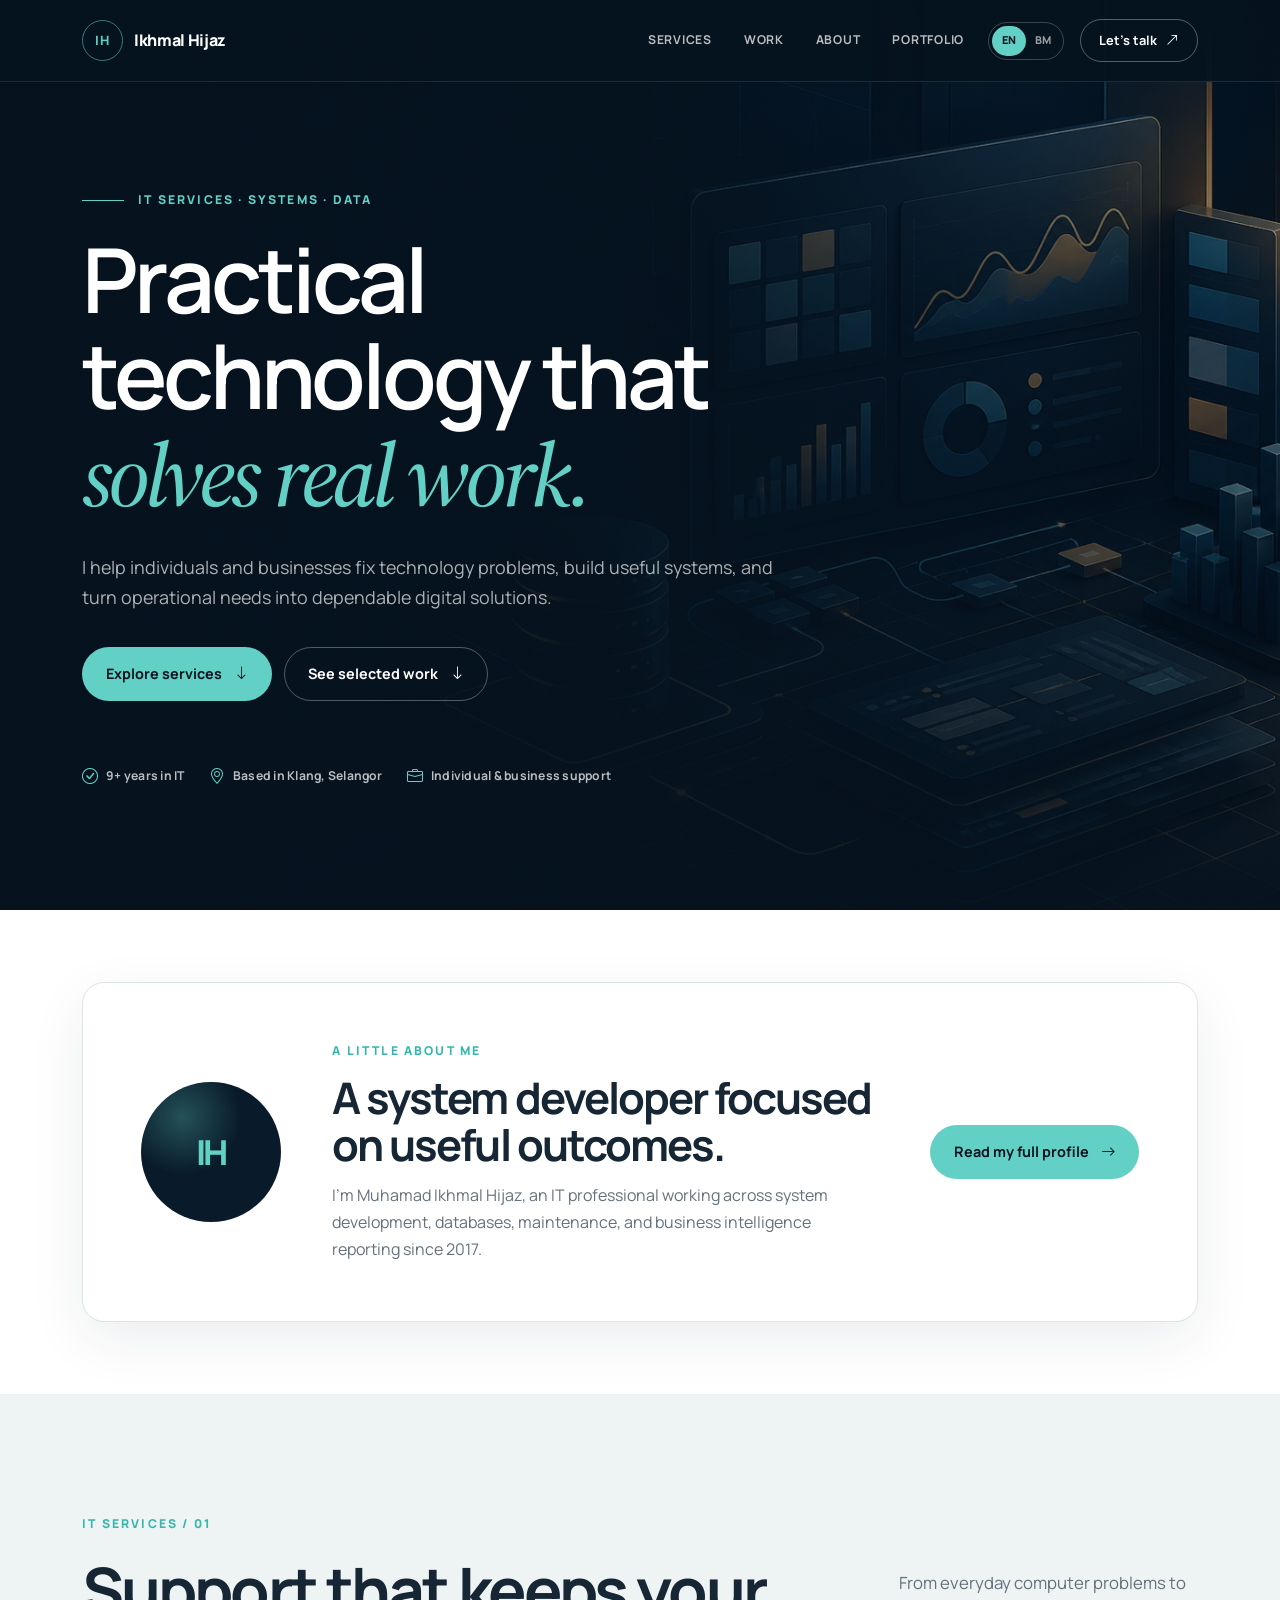
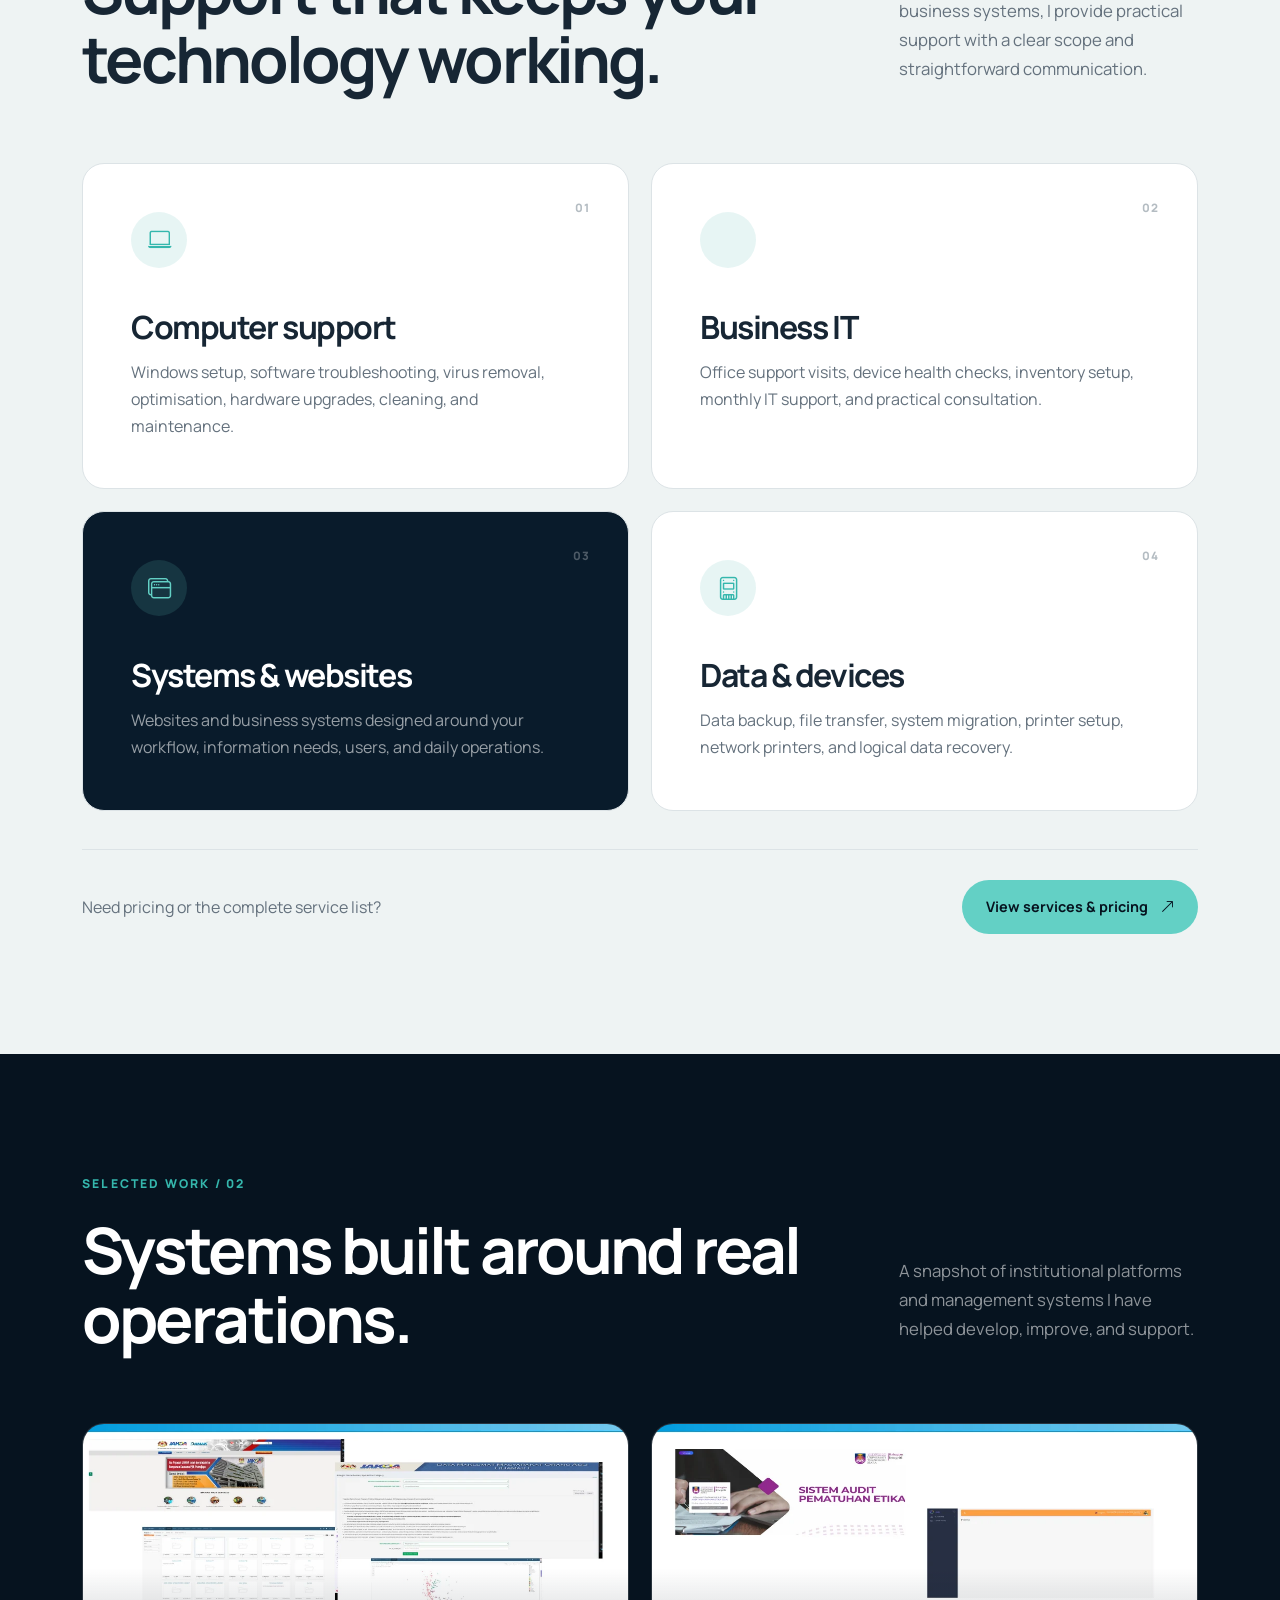
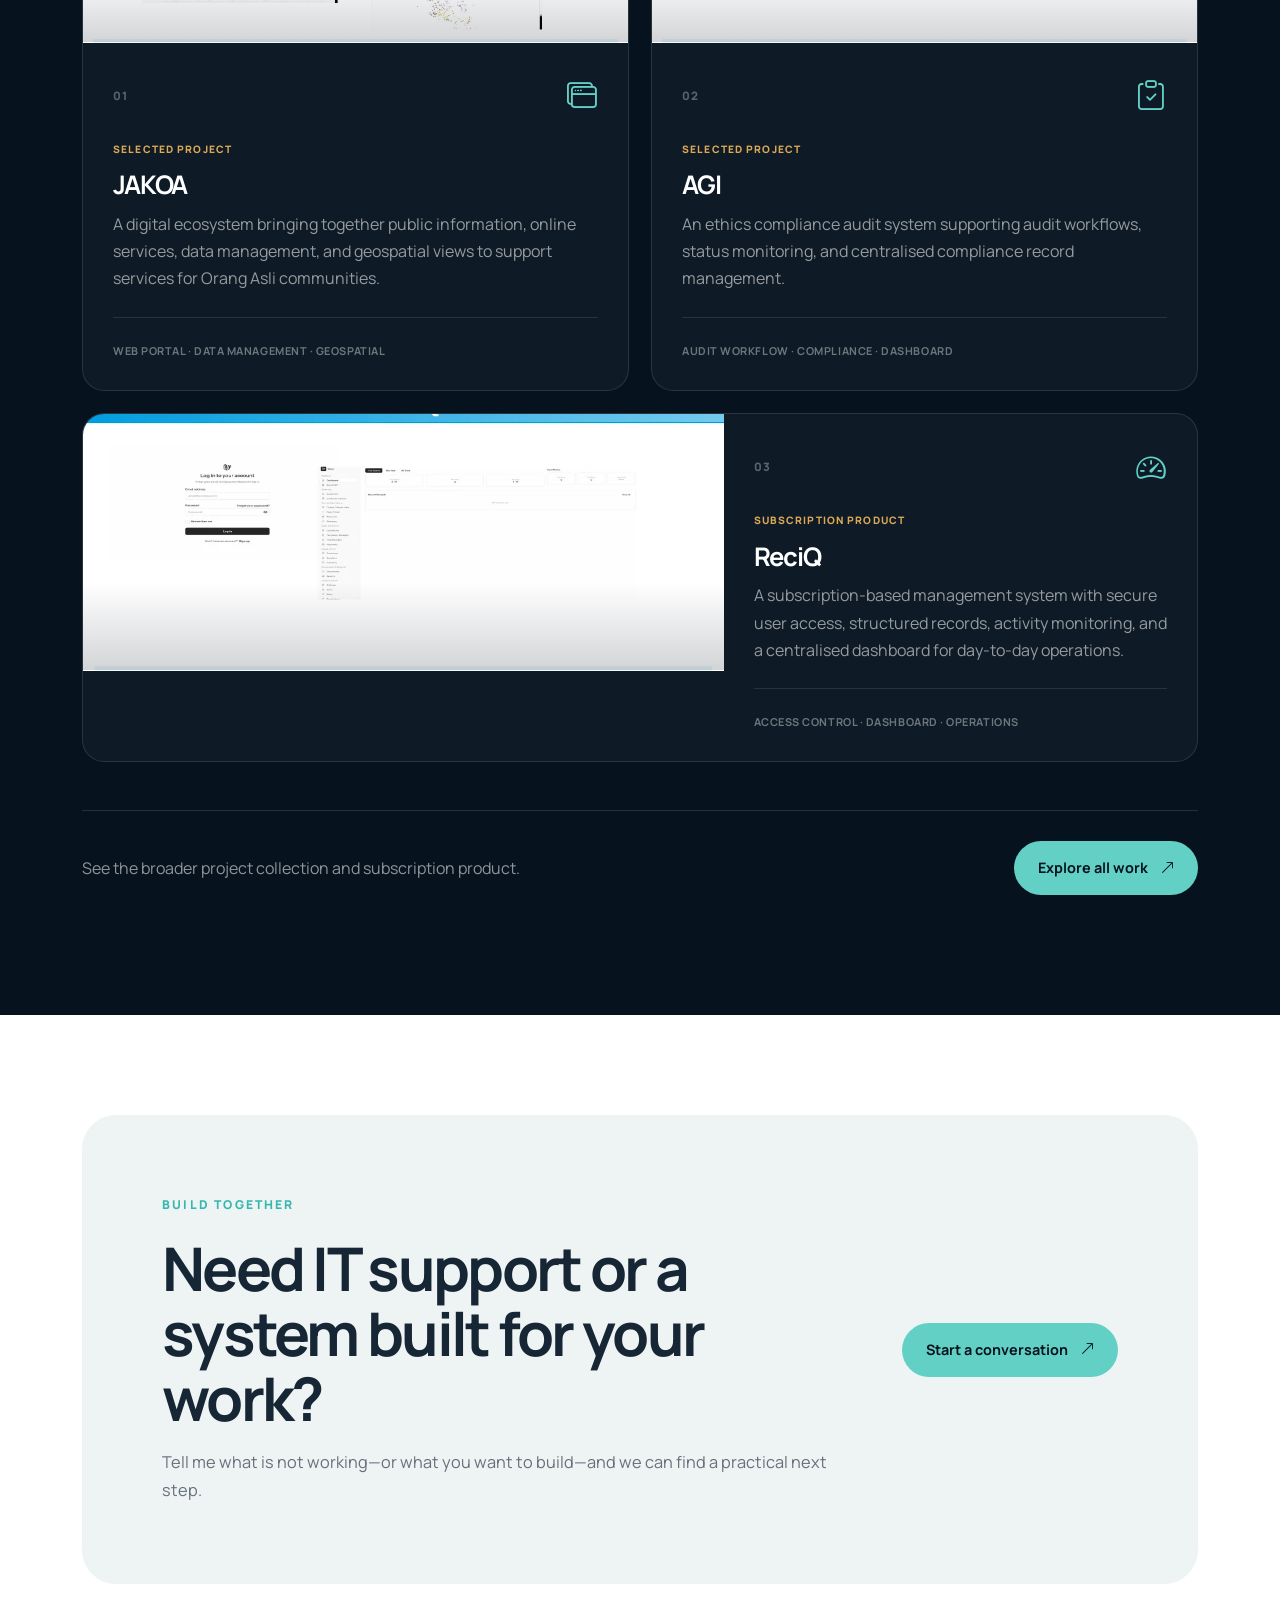
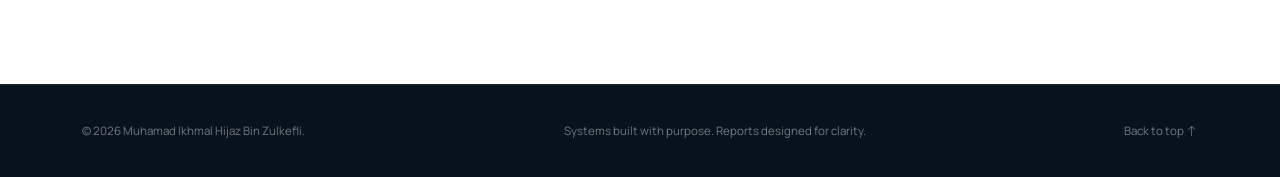
<file: index.html>
<!doctype html>
<html lang="en">
<head>
    <meta charset="utf-8">
    <meta name="viewport" content="width=device-width, initial-scale=1">
    <meta name="description" content="IT services and selected system development work by Muhamad Ikhmal Hijaz, serving individuals and businesses across Selangor and Kuala Lumpur.">
    <meta name="author" content="Muhamad Ikhmal Hijaz Bin Zulkefli">
    <meta name="theme-color" content="#071726">

    <meta property="og:title" content="Ikhmal Hijaz | IT Services &amp; System Development">
    <meta property="og:description" content="Practical IT support, business systems, websites, data services, and selected technical work.">
    <meta property="og:type" content="website">
    <meta property="og:url" content="https://hijaz96.github.io/Portfolio/">
    <meta property="og:image" content="https://hijaz96.github.io/Portfolio/assets/images/data-systems-hero.png">

    <title>Ikhmal Hijaz | IT Services &amp; System Development</title>

    <link rel="icon" href="assets/images/favicon.svg" type="image/svg+xml">
    <link rel="preconnect" href="https://fonts.googleapis.com">
    <link rel="preconnect" href="https://fonts.gstatic.com" crossorigin>
    <link href="https://fonts.googleapis.com/css2?family=Manrope:wght@400;500;600;700;800&amp;family=Source+Serif+4:ital,wght@0,600;1,500&amp;display=swap" rel="stylesheet">
    <link href="css/bootstrap.min.css" rel="stylesheet">
    <link href="css/bootstrap-icons.css" rel="stylesheet">
    <link href="css/templatemo-first-portfolio-style.css" rel="stylesheet">
</head>

<body data-page="home">
    <a class="skip-link" href="#main-content" data-i18n="skipLink">Skip to main content</a>

    <nav class="navbar navbar-expand-lg fixed-top portfolio-navbar is-scrolled" aria-label="Primary navigation">
        <div class="container">
            <a class="navbar-brand" href="#home" aria-label="Ikhmal Hijaz home" data-i18n-aria="homeLabel">
                <span class="brand-mark">IH</span>
                <span class="brand-name">Ikhmal Hijaz</span>
            </a>

            <button class="navbar-toggler" type="button" data-bs-toggle="collapse" data-bs-target="#navbarNav" aria-controls="navbarNav" aria-expanded="false" aria-label="Toggle navigation" data-i18n-aria="toggleNavigation">
                <span class="navbar-toggler-icon"></span>
            </button>

            <div class="collapse navbar-collapse" id="navbarNav">
                <ul class="navbar-nav ms-auto align-items-lg-center">
                    <li class="nav-item"><a class="nav-link click-scroll" href="#services" data-i18n="navServices">Services</a></li>
                    <li class="nav-item"><a class="nav-link click-scroll" href="#work" data-i18n="navWork">Work</a></li>
                    <li class="nav-item"><a class="nav-link" href="about.html" data-i18n="navAbout">About</a></li>
                    <li class="nav-item"><a class="nav-link" href="portfolio.html" data-i18n="navPortfolio">Portfolio</a></li>
                    <li class="nav-item ms-lg-2">
                        <div class="language-switcher" role="group" aria-label="Select language" data-i18n-aria="languageLabel">
                            <button class="language-option active" type="button" data-language="en" aria-pressed="true">EN</button>
                            <button class="language-option" type="button" data-language="ms" aria-pressed="false">BM</button>
                        </div>
                    </li>
                    <li class="nav-item ms-lg-3">
                        <a class="nav-cta" href="mailto:ikhmalhijaz96@gmail.com?subject=Project%20or%20IT%20Service%20Enquiry"><span data-i18n="navContact">Let’s talk</span> <i class="bi-arrow-up-right" aria-hidden="true"></i></a>
                    </li>
                </ul>
            </div>
        </div>
    </nav>

    <main id="main-content">
        <section class="portfolio-hero home-hero" id="home">
            <div class="portfolio-hero-image" aria-hidden="true"></div>
            <div class="container portfolio-hero-content">
                <div class="row">
                    <div class="col-xl-8 col-lg-9">
                        <p class="eyebrow" data-i18n="homeHeroKicker">IT services · Systems · Data</p>
                        <h1 data-i18n-html="homeHeroTitle">Practical technology that <em>solves real work.</em></h1>
                        <p data-i18n="homeHeroBody">I help individuals and businesses fix technology problems, build useful systems, and turn operational needs into dependable digital solutions.</p>
                        <div class="hero-actions">
                            <a class="button button-primary" href="#services"><span data-i18n="homeHeroServices">Explore services</span> <i class="bi-arrow-down" aria-hidden="true"></i></a>
                            <a class="button button-secondary" href="#work"><span data-i18n="homeHeroWork">See selected work</span> <i class="bi-arrow-down" aria-hidden="true"></i></a>
                        </div>
                        <div class="home-trust-row" aria-label="Service highlights">
                            <span><i class="bi-check-circle" aria-hidden="true"></i><b data-i18n="homeTrustOne">9+ years in IT</b></span>
                            <span><i class="bi-geo-alt" aria-hidden="true"></i><b data-i18n="homeTrustTwo">Based in Klang, Selangor</b></span>
                            <span><i class="bi-briefcase" aria-hidden="true"></i><b data-i18n="homeTrustThree">Individual &amp; business support</b></span>
                        </div>
                    </div>
                </div>
            </div>
        </section>

        <section class="section home-about-section" aria-labelledby="home-about-title">
            <div class="container">
                <article class="home-about-card">
                    <div class="home-about-mark" aria-hidden="true"><span>IH</span></div>
                    <div class="home-about-copy">
                        <p class="section-kicker" data-i18n="homeAboutKicker">A little about me</p>
                        <h2 id="home-about-title" data-i18n="homeAboutTitle">A system developer focused on useful outcomes.</h2>
                        <p data-i18n="homeAboutBody">I’m Muhamad Ikhmal Hijaz, an IT professional working across system development, databases, maintenance, and business intelligence reporting since 2017.</p>
                    </div>
                    <a class="button button-primary" href="about.html"><span data-i18n="homeAboutButton">Read my full profile</span> <i class="bi-arrow-right" aria-hidden="true"></i></a>
                </article>
            </div>
        </section>

        <section class="section portfolio-section section-soft" id="services">
            <div class="container">
                <div class="section-heading">
                    <div>
                        <p class="section-kicker" data-i18n="servicesKicker">IT services / 01</p>
                        <h2 data-i18n="homeServicesTitle">Support that keeps your technology working.</h2>
                    </div>
                    <p data-i18n="homeServicesIntro">From everyday computer problems to business systems, I provide practical support with a clear scope and straightforward communication.</p>
                </div>

                <div class="home-service-grid">
                    <article class="home-service-card">
                        <i class="bi-laptop" aria-hidden="true"></i>
                        <span>01</span>
                        <h3 data-i18n="homeServiceSupport">Computer support</h3>
                        <p data-i18n="homeServiceSupportBody">Windows setup, software troubleshooting, virus removal, optimisation, hardware upgrades, cleaning, and maintenance.</p>
                    </article>
                    <article class="home-service-card">
                        <i class="bi-buildings" aria-hidden="true"></i>
                        <span>02</span>
                        <h3 data-i18n="homeServiceBusiness">Business IT</h3>
                        <p data-i18n="homeServiceBusinessBody">Office support visits, device health checks, inventory setup, monthly IT support, and practical consultation.</p>
                    </article>
                    <article class="home-service-card home-service-card-featured">
                        <i class="bi-window-stack" aria-hidden="true"></i>
                        <span>03</span>
                        <h3 data-i18n="homeServiceDevelopment">Systems &amp; websites</h3>
                        <p data-i18n="homeServiceDevelopmentBody">Websites and business systems designed around your workflow, information needs, users, and daily operations.</p>
                    </article>
                    <article class="home-service-card">
                        <i class="bi-device-ssd" aria-hidden="true"></i>
                        <span>04</span>
                        <h3 data-i18n="homeServiceData">Data &amp; devices</h3>
                        <p data-i18n="homeServiceDataBody">Data backup, file transfer, system migration, printer setup, network printers, and logical data recovery.</p>
                    </article>
                </div>

                <div class="section-action-row">
                    <p data-i18n="homeServicesNote">Need pricing or the complete service list?</p>
                    <a class="button button-primary" href="portfolio.html#services"><span data-i18n="homeServicesButton">View services &amp; pricing</span> <i class="bi-arrow-up-right" aria-hidden="true"></i></a>
                </div>
            </div>
        </section>

        <section class="section portfolio-section section-dark" id="work">
            <div class="container">
                <div class="section-heading light">
                    <div>
                        <p class="section-kicker" data-i18n="homeWorkKicker">Selected work / 02</p>
                        <h2 data-i18n="homeWorkTitle">Systems built around real operations.</h2>
                    </div>
                    <p data-i18n="homeWorkIntro">A snapshot of institutional platforms and management systems I have helped develop, improve, and support.</p>
                </div>

                <div class="hands-on-grid home-work-grid">
                    <article class="hands-on-card">
                        <figure class="hands-on-visual">
                            <img src="assets/images/hands-on/jakoa.webp" width="1047" height="420" loading="lazy" alt="JAKOA web systems and geospatial interface" data-i18n-alt="projectJakoaAlt">
                        </figure>
                        <div class="hands-on-content">
                            <div class="project-card-top"><span>01</span><i class="bi-window-stack" aria-hidden="true"></i></div>
                            <span class="confidential-label" data-i18n="confidentialLabel">Selected project</span>
                            <h3>JAKOA</h3>
                            <p data-i18n="projectJakoaBody">A digital ecosystem bringing together public information, online services, data management, and geospatial views.</p>
                            <small data-i18n="projectJakoaMeta">Web portal · Data management · Geospatial</small>
                        </div>
                    </article>

                    <article class="hands-on-card">
                        <figure class="hands-on-visual">
                            <img src="assets/images/hands-on/agi.webp" width="1047" height="420" loading="lazy" alt="AGI ethics compliance audit system" data-i18n-alt="projectAgiAlt">
                        </figure>
                        <div class="hands-on-content">
                            <div class="project-card-top"><span>02</span><i class="bi-clipboard-check" aria-hidden="true"></i></div>
                            <span class="confidential-label" data-i18n="confidentialLabel">Selected project</span>
                            <h3>AGI</h3>
                            <p data-i18n="projectAgiBody">An ethics compliance audit system supporting audit workflows, status monitoring, and centralised records.</p>
                            <small data-i18n="projectAgiMeta">Audit workflow · Compliance · Dashboard</small>
                        </div>
                    </article>

                    <article class="hands-on-card">
                        <figure class="hands-on-visual">
                            <img src="assets/images/hands-on/reciq.webp" width="1047" height="420" loading="lazy" alt="ReciQ login and management dashboard" data-i18n-alt="projectReciqAlt">
                        </figure>
                        <div class="hands-on-content">
                            <div class="project-card-top"><span>03</span><i class="bi-speedometer2" aria-hidden="true"></i></div>
                            <span class="confidential-label" data-i18n="subscriptionBadge">Subscription product</span>
                            <h3>ReciQ</h3>
                            <p data-i18n="subscriptionCardBody">A subscription-based management system with secure access, structured records, activity monitoring, and a central dashboard.</p>
                            <small data-i18n="projectReciqMeta">Access control · Dashboard · Operations</small>
                        </div>
                    </article>
                </div>

                <div class="section-action-row section-action-row-dark">
                    <p data-i18n="homeWorkNote">See the broader project collection and subscription product.</p>
                    <a class="button button-primary" href="portfolio.html#hands-on"><span data-i18n="homeWorkButton">Explore all work</span> <i class="bi-arrow-up-right" aria-hidden="true"></i></a>
                </div>
            </div>
        </section>

        <section class="portfolio-cta" id="contact">
            <div class="container">
                <div class="portfolio-cta-inner">
                    <div>
                        <p class="section-kicker" data-i18n="portfolioCtaKicker">Build together</p>
                        <h2 data-i18n="homeCtaTitle">Need IT support or a system built for your work?</h2>
                        <p data-i18n="homeCtaBody">Tell me what is not working—or what you want to build—and we can find a practical next step.</p>
                    </div>
                    <a class="button button-primary" href="mailto:ikhmalhijaz96@gmail.com?subject=Project%20or%20IT%20Service%20Enquiry"><span data-i18n="portfolioCtaButton">Start a conversation</span> <i class="bi-arrow-up-right" aria-hidden="true"></i></a>
                </div>
            </div>
        </section>
    </main>

    <footer class="site-footer">
        <div class="container">
            <div class="footer-content">
                <p>© <span id="current-year">2026</span> Muhamad Ikhmal Hijaz Bin Zulkefli.</p>
                <p data-i18n="footerTagline">Systems built with purpose. Reports designed for clarity.</p>
                <a href="#home"><span data-i18n="backToTop">Back to top</span> <i class="bi-arrow-up" aria-hidden="true"></i></a>
            </div>
        </div>
    </footer>

    <script src="js/bootstrap.min.js"></script>
    <script src="js/custom.js"></script>
</body>
</html>
</file>
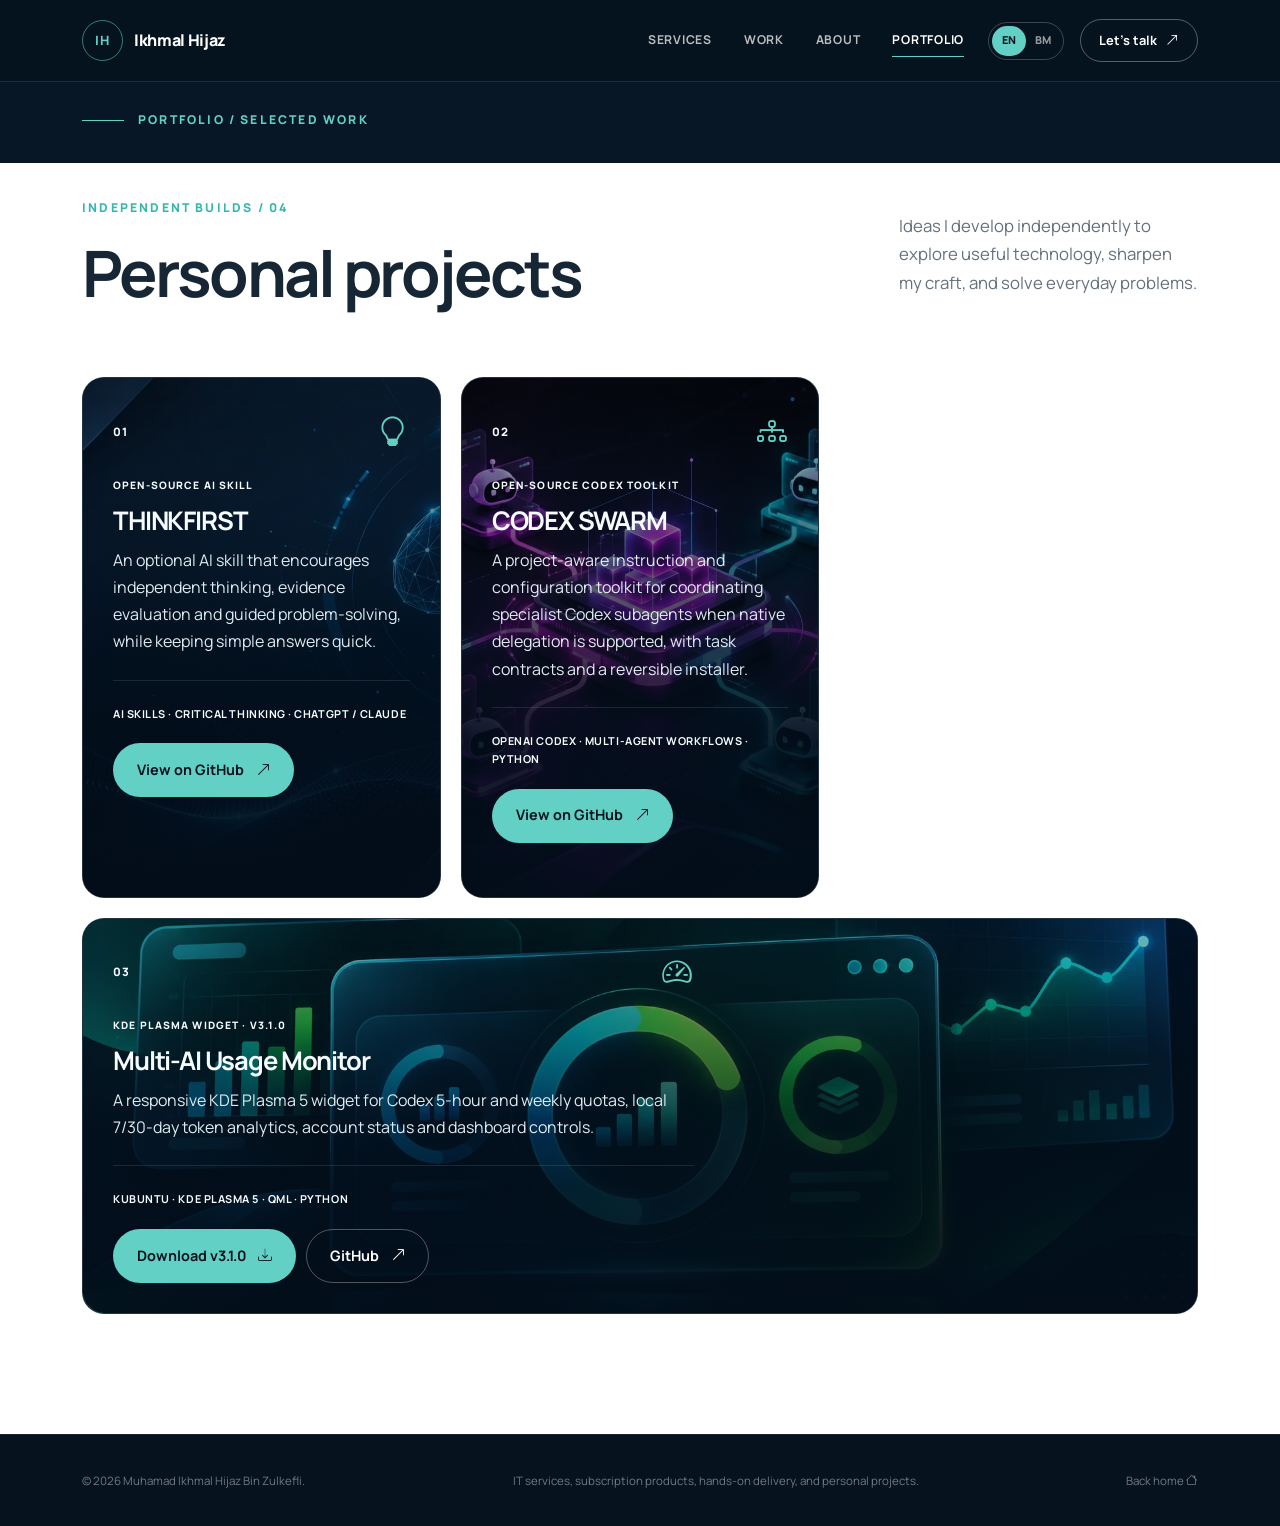
<file: my-work.html>
<!doctype html>
<html lang="en">
<head>
    <meta charset="utf-8">
    <meta name="viewport" content="width=device-width, initial-scale=1">
    <meta http-equiv="refresh" content="0; url=portfolio.html">
    <link rel="canonical" href="https://hijaz96.github.io/Portfolio/portfolio.html">
    <title>Portfolio | Muhamad Ikhmal Hijaz</title>
</head>
<body>
    <p>View <a href="portfolio.html">Muhamad Ikhmal Hijaz’s project portfolio</a>.</p>
</body>
</html>
</file>
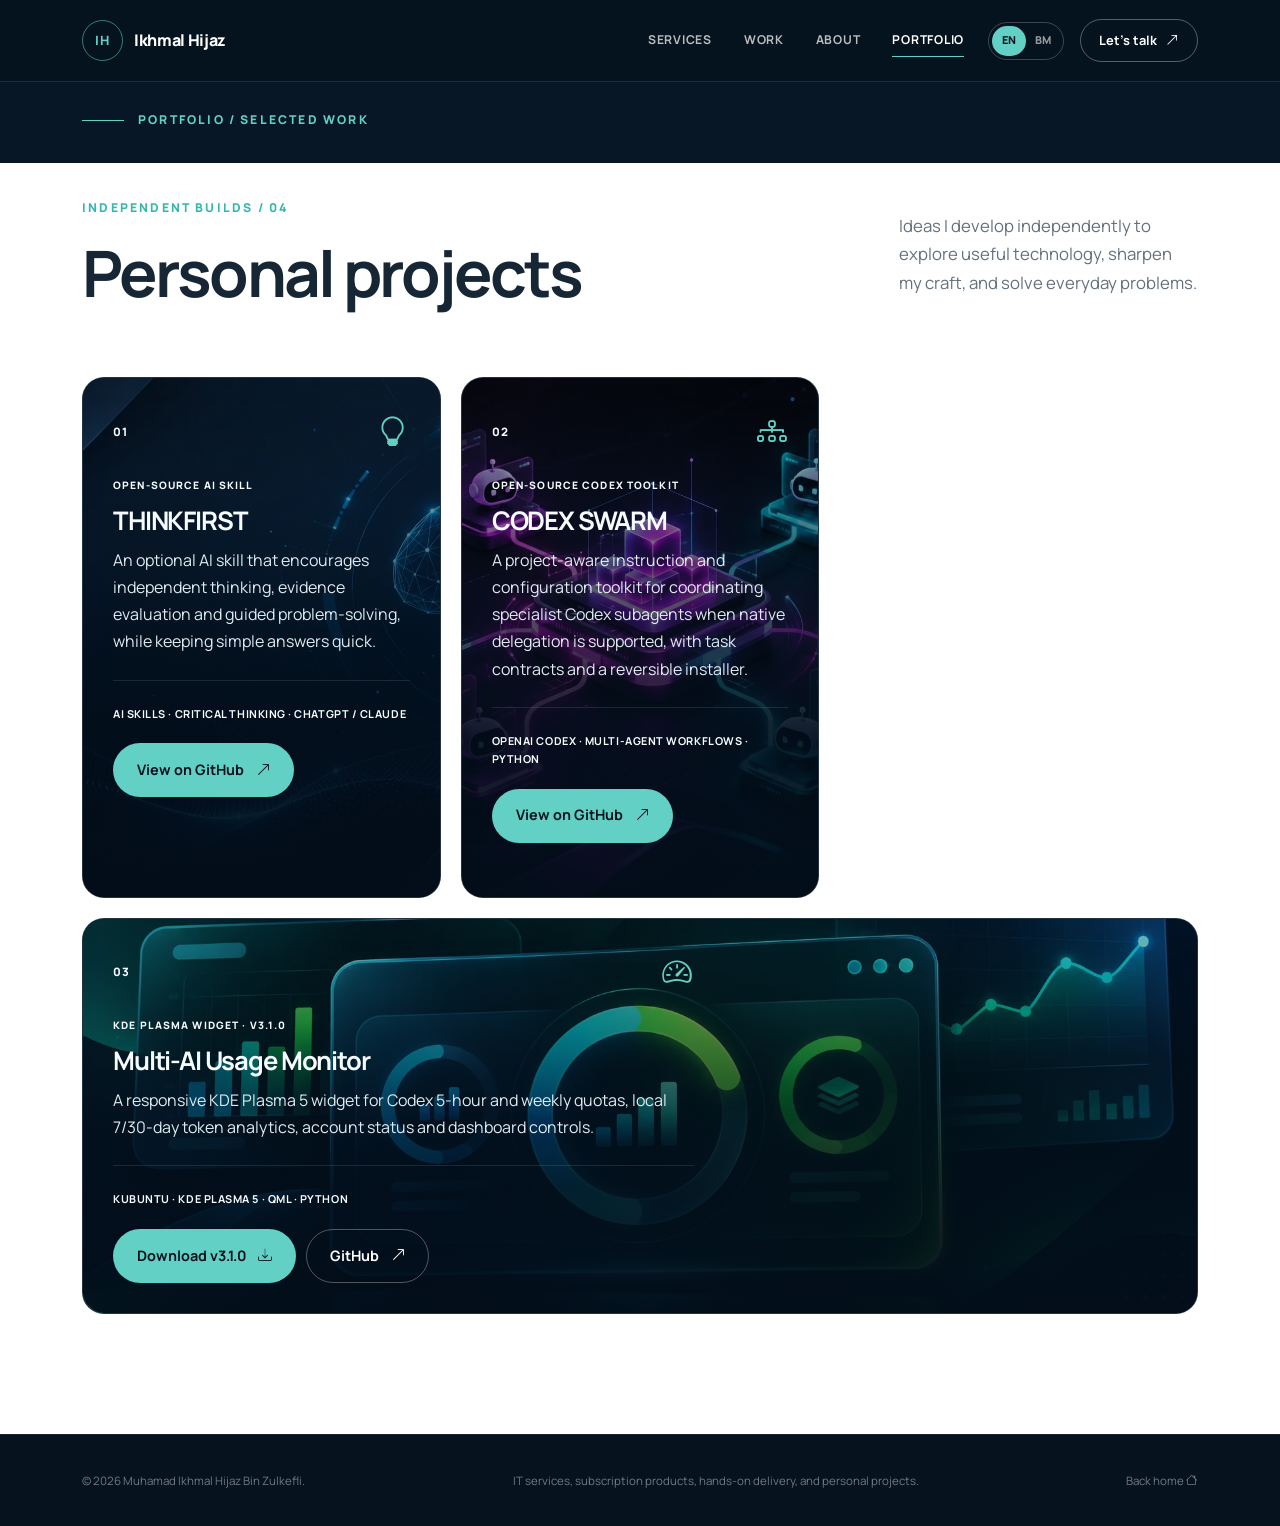
<file: portfolio.html>
<!doctype html>
<html lang="en">
<head>
    <meta charset="utf-8">
    <meta name="viewport" content="width=device-width, initial-scale=1">
    <meta name="description" content="Explore practical IT services, subscription projects, hands-on systems work, and personal projects by Muhamad Ikhmal Hijaz.">
    <meta name="author" content="Muhamad Ikhmal Hijaz Bin Zulkefli">
    <meta name="theme-color" content="#071726">

    <meta property="og:title" content="Portfolio | Muhamad Ikhmal Hijaz">
    <meta property="og:description" content="IT services, subscription projects, hands-on technical work, and personal projects by Muhamad Ikhmal Hijaz.">
    <meta property="og:type" content="website">
    <meta property="og:url" content="https://hijaz96.github.io/Portfolio/portfolio.html">
    <meta property="og:image" content="https://hijaz96.github.io/Portfolio/assets/images/data-systems-hero.png">

    <title>Portfolio | Muhamad Ikhmal Hijaz</title>

    <link rel="icon" href="assets/images/favicon.svg" type="image/svg+xml">
    <link rel="preconnect" href="https://fonts.googleapis.com">
    <link rel="preconnect" href="https://fonts.gstatic.com" crossorigin>
    <link href="https://fonts.googleapis.com/css2?family=Manrope:wght@400;500;600;700;800&amp;family=Source+Serif+4:ital,wght@0,600;1,500&amp;display=swap" rel="stylesheet">
    <link href="css/bootstrap.min.css" rel="stylesheet">
    <link href="css/bootstrap-icons.css" rel="stylesheet">
    <link href="css/templatemo-first-portfolio-style.css" rel="stylesheet">
<style>
/* Personal Projects - original generated artwork */
#personal-projects-v31 .hands-on-card {position:relative; overflow:hidden; isolation:isolate; min-height:380px; background:#071a29; color:#f6fbff;}
#personal-projects-v31 .hands-on-card::before {content:"";position:absolute;inset:0;background-size:cover;background-position:center;z-index:-2;transition:transform .4s ease;}
#personal-projects-v31 .hands-on-card:hover::before {transform:scale(1.05);}
#personal-projects-v31 .hands-on-card::after {content:"";position:absolute;inset:0;background:linear-gradient(180deg,rgba(2,13,25,.25),rgba(2,13,25,.90) 68%,rgba(2,13,25,.97));z-index:-1;}
#personal-projects-v31 .hands-on-card:nth-child(1)::before {background-image:url('project-backgrounds/thinkfirst.webp');}
#personal-projects-v31 .hands-on-card:nth-child(2)::before {background-image:url('project-backgrounds/codex-swarm.webp');}
#personal-projects-v31 .hands-on-card:nth-child(3)::before {background-image:url('project-backgrounds/multi-ai.webp');}
#personal-projects-v31 .hands-on-card .hands-on-content {position:relative;z-index:1;display:flex;flex-direction:column;justify-content:flex-end;min-height:340px;}
#personal-projects-v31 .hands-on-card h3, #personal-projects-v31 .hands-on-card p, #personal-projects-v31 .hands-on-card small, #personal-projects-v31 .hands-on-card .confidential-label, #personal-projects-v31 .hands-on-card .project-card-top {color:#f6fbff;}
#personal-projects-v31 .hands-on-card p {color:#e0ebf1;}
#personal-projects-v31 .hands-on-card .button {position:relative;z-index:2;}
/* END Personal Projects artwork */
</style>

<style>
/* PERSONAL_PROJECTS_MOBILE_FIX_V1 */
@media (max-width: 767px) {
  #personal-projects-v31 {
    width: 100% !important;
    max-width: 100% !important;
    min-width: 0 !important;
    box-sizing: border-box !important;
    overflow: hidden !important;
  }

  #personal-projects-v31 .hands-on-grid {
    display: grid !important;
    grid-template-columns: minmax(0, 1fr) !important;
    width: 100% !important;
    max-width: 100% !important;
    gap: 20px !important;
    padding: 16px !important;
    box-sizing: border-box !important;
  }

  #personal-projects-v31 .hands-on-card {
    display: block !important;
    width: 100% !important;
    min-width: 0 !important;
    max-width: 100% !important;
    height: auto !important;
    min-height: 420px !important;
    box-sizing: border-box !important;
    overflow: hidden !important;
    border-radius: 20px !important;
    padding: 24px !important;
    overflow-wrap: normal !important;
    word-break: normal !important;
  }

  #personal-projects-v31 .hands-on-card .hands-on-content {
    display: flex !important;
    flex-direction: column !important;
    justify-content: flex-end !important;
    width: 100% !important;
    max-width: 100% !important;
    min-width: 0 !important;
    min-height: 360px !important;
    box-sizing: border-box !important;
  }

  #personal-projects-v31 .hands-on-card h3 {
    width: 100% !important;
    max-width: 100% !important;
    font-size: clamp(24px, 7vw, 32px) !important;
    line-height: 1.2 !important;
    overflow-wrap: normal !important;
    word-break: normal !important;
  }

  #personal-projects-v31 .hands-on-card p {
    width: 100% !important;
    max-width: 100% !important;
    font-size: 15px !important;
    line-height: 1.65 !important;
    overflow-wrap: normal !important;
    word-break: normal !important;
  }

  #personal-projects-v31 .hands-on-card::before {
    background-size: cover !important;
    background-position: center !important;
  }

  #personal-projects-v31 .hands-on-card::after {
    content: "" !important;
    position: absolute !important;
    inset: 0 !important;
    background: linear-gradient(
      to bottom,
      rgba(3, 15, 27, .18),
      rgba(3, 15, 27, .88)
    ) !important;
    pointer-events: none !important;
  }

  #personal-projects-v31 .hands-on-card .hands-on-content {
    position: relative !important;
    z-index: 2 !important;
  }
}
</style>


<style>
/* PERSONAL_PROJECTS_RESPONSIVE_V2 */

#personal-projects-v31 {
    display: grid !important;
    grid-template-columns: repeat(3, minmax(0, 1fr)) !important;
    width: 100% !important;
    max-width: 100% !important;
    min-width: 0 !important;
    box-sizing: border-box !important;
    gap: 20px !important;
}

#personal-projects-v31 > .hands-on-card {
    width: 100% !important;
    min-width: 0 !important;
    max-width: none !important;
    box-sizing: border-box !important;
}

@media (max-width: 767px) {
    #personal-projects-v31 {
        display: flex !important;
        flex-direction: column !important;
        gap: 18px !important;
    }

    #personal-projects-v31 > .hands-on-card {
        flex: none !important;
        width: 100% !important;
        min-width: 0 !important;
        max-width: 100% !important;
        min-height: 360px !important;
    }

    #personal-projects-v31 .hands-on-content {
        width: 100% !important;
        min-width: 0 !important;
        box-sizing: border-box !important;
    }

    #personal-projects-v31 h3,
    #personal-projects-v31 p {
        overflow-wrap: break-word !important;
        word-break: normal !important;
        white-space: normal !important;
    }
}
</style>


<!-- PORTFOLIO_VIEW_TOGGLE_V1 -->
<style>
/* Default: personal projects only; ?view=all: full portfolio */
body:not(.portfolio-view-all) .portfolio-category-nav,
body:not(.portfolio-view-all) #services,
body:not(.portfolio-view-all) #subscription,
body:not(.portfolio-view-all) #hands-on,
body:not(.portfolio-view-all) .portfolio-cta { display:none !important; }
body:not(.portfolio-view-all) .portfolio-hero { min-height:0 !important; padding:110px 0 12px !important; background:#071726 !important; }
body:not(.portfolio-view-all) .portfolio-hero-image { display:none !important; }
body:not(.portfolio-view-all) .portfolio-hero-content { padding-top:0 !important; padding-bottom:0 !important; }
body:not(.portfolio-view-all) .portfolio-hero h1,
body:not(.portfolio-view-all) .portfolio-hero .hero-actions,
body:not(.portfolio-view-all) .portfolio-hero .portfolio-hero-content .col-xl-8 > p:not(.eyebrow) { display:none !important; }
.portfolio-hero .eyebrow[data-i18n="portfolioHeroKicker"] { cursor:pointer; width:fit-content; user-select:none; }
.portfolio-hero .eyebrow[data-i18n="portfolioHeroKicker"]:focus-visible { outline:2px solid #5fcfc3; outline-offset:5px; }
body:not(.portfolio-view-all) #personal { scroll-margin-top:90px; padding-top:35px !important; }
</style>
<script>
(function () {
  function isAll() { return new URLSearchParams(location.search).get('view') === 'all'; }
  function setMode(all, updateUrl) {
    document.body.classList.toggle('portfolio-view-all', all);
    var trigger = document.querySelector('.portfolio-hero .eyebrow[data-i18n="portfolioHeroKicker"]');
    if (trigger) {
      trigger.setAttribute('role', 'button');
      trigger.setAttribute('tabindex', '0');
      trigger.setAttribute('aria-expanded', String(all));
      trigger.setAttribute('title', all ? 'Show personal projects only' : 'Show full portfolio');
    }
    if (updateUrl) {
      var url = new URL(location.href);
      if (all) url.searchParams.set('view', 'all');
      else url.searchParams.delete('view');
      url.hash = '';
      history.pushState({portfolioView:all}, '', url.pathname + url.search);
      window.scrollTo({top:0, behavior:'smooth'});
    }
  }
  // Apply mode before page paints to avoid displaying hidden sections.
  if (isAll()) document.documentElement.classList.add('portfolio-initial-all');
  document.addEventListener('DOMContentLoaded', function () {
    setMode(isAll(), false);
    var trigger = document.querySelector('.portfolio-hero .eyebrow[data-i18n="portfolioHeroKicker"]');
    if (trigger) {
      trigger.addEventListener('click', function () { setMode(!document.body.classList.contains('portfolio-view-all'), true); });
      trigger.addEventListener('keydown', function (e) {
        if (e.key === 'Enter' || e.key === ' ') { e.preventDefault(); trigger.click(); }
      });
    }
    window.addEventListener('popstate', function () { setMode(isAll(), false); });
  });
})();
</script>
<!-- END PORTFOLIO_VIEW_TOGGLE_V1 -->


<style>
/* PERSONAL_MOBILE_OVERRIDE_V2 */
@media screen and (max-width: 767px) {
  #personal-projects-v31 .hands-on-grid,
  #personal-projects-v31 > .hands-on-grid {
    display: grid !important;
    grid-template-columns: minmax(0, 1fr) !important;
    gap: 20px !important;
  }

  #personal-projects-v31 .hands-on-card,
  #personal-projects-v31 > .hands-on-card {
    grid-column: 1 / -1 !important;
    width: 100% !important;
    min-width: 0 !important;
    max-width: 100% !important;
  }

  #personal-projects-v31 .hands-on-card .hands-on-content {
    width: 100% !important;
    min-width: 0 !important;
  }

  #personal-projects-v31 .hands-on-card h3,
  #personal-projects-v31 .hands-on-card p {
    overflow-wrap: normal !important;
    word-break: normal !important;
  }
}
</style>

</head>

<body data-page="portfolio">
    <a class="skip-link" href="#main-content" data-i18n="skipLink">Skip to main content</a>

    <nav class="navbar navbar-expand-lg fixed-top portfolio-navbar is-scrolled" aria-label="Primary navigation">
        <div class="container">
            <a class="navbar-brand" href="index.html" aria-label="Ikhmal Hijaz home" data-i18n-aria="homeLabel">
                <span class="brand-mark">IH</span>
                <span class="brand-name">Ikhmal Hijaz</span>
            </a>

            <button class="navbar-toggler" type="button" data-bs-toggle="collapse" data-bs-target="#navbarNav" aria-controls="navbarNav" aria-expanded="false" aria-label="Toggle navigation" data-i18n-aria="toggleNavigation">
                <span class="navbar-toggler-icon"></span>
            </button>

            <div class="collapse navbar-collapse" id="navbarNav">
                <ul class="navbar-nav ms-auto align-items-lg-center">
                    <li class="nav-item"><a class="nav-link" href="index.html#services" data-i18n="navServices">Services</a></li>
                    <li class="nav-item"><a class="nav-link" href="index.html#work" data-i18n="navWork">Work</a></li>
                    <li class="nav-item"><a class="nav-link" href="about.html" data-i18n="navAbout">About</a></li>
                    <li class="nav-item"><a class="nav-link active" href="portfolio.html" aria-current="page" data-i18n="navPortfolio">Portfolio</a></li>
                    <li class="nav-item ms-lg-2">
                        <div class="language-switcher" role="group" aria-label="Select language" data-i18n-aria="languageLabel">
                            <button class="language-option active" type="button" data-language="en" aria-pressed="true">EN</button>
                            <button class="language-option" type="button" data-language="ms" aria-pressed="false">BM</button>
                        </div>
                    </li>
                    <li class="nav-item ms-lg-3">
                        <a class="nav-cta" href="mailto:ikhmalhijaz96@gmail.com?subject=Project%20Enquiry%20from%20Your%20Portfolio"><span data-i18n="navContact">Let’s talk</span> <i class="bi-arrow-up-right" aria-hidden="true"></i></a>
                    </li>
                </ul>
            </div>
        </div>
    </nav>

    <main id="main-content">
        <section class="portfolio-hero">
            <div class="portfolio-hero-image" aria-hidden="true"></div>
            <div class="container portfolio-hero-content">
                <div class="row">
                    <div class="col-xl-8 col-lg-9">
                        <p class="eyebrow" data-i18n="portfolioHeroKicker">Portfolio / Selected work</p>
                        <h1 data-i18n-html="portfolioHeroTitle">Work shaped by <em>curiosity, utility, and real needs.</em></h1>
                        <p data-i18n="portfolioHeroBody">A growing collection of practical IT services, subscription-ready products, hands-on technical work, and personal builds.</p>
                        <div class="hero-actions">
                            <a class="button button-primary" href="#services"><span data-i18n="portfolioBrowse">Browse the portfolio</span> <i class="bi-arrow-down" aria-hidden="true"></i></a>
                            <a class="button button-secondary" href="mailto:ikhmalhijaz96@gmail.com?subject=Project%20Enquiry%20from%20Your%20Portfolio"><span data-i18n="portfolioDiscuss">Discuss a project</span> <i class="bi-arrow-up-right" aria-hidden="true"></i></a>
                        </div>
                    </div>
                </div>
            </div>
        </section>

        <nav class="portfolio-category-nav" aria-label="Portfolio categories" data-i18n-aria="portfolioCategories">
            <div class="container">
                <a href="#services"><span>01</span><b data-i18n="categoryServices">Services</b></a>
                <a href="#subscription"><span>02</span><b data-i18n="categorySubscription">Subscription projects</b></a>
                <a href="#hands-on"><span>03</span><b data-i18n="categoryHandsOn">Hands-on projects</b></a>
                <a href="#personal"><span>04</span><b data-i18n="categoryPersonal">Personal projects</b></a>
            </div>
        </nav>

        <section class="section portfolio-section section-soft" id="services">
            <div class="container">
                <div class="section-heading">
                    <div>
                        <p class="section-kicker" data-i18n="servicesKicker">IT services / 01</p>
                        <h2 data-i18n="servicesTitle">Practical IT help, with clear pricing.</h2>
                    </div>
                    <p data-i18n="servicesIntro">Support for individuals and businesses across software, hardware, maintenance, data, printers, systems, websites, and training.</p>
                </div>

                <div class="service-price-header">
                    <div><i class="bi-shield-check" aria-hidden="true"></i><span><small data-i18n="serviceBrand">Hijaz IT Solutions</small><b data-i18n="serviceGuide">Standard service price guide · 2026</b></span></div>
                    <a href="mailto:ikhmalhijaz96@gmail.com?subject=Service%20Enquiry%20from%20Your%20Portfolio"><span data-i18n="requestQuote">Request a quote</span><i class="bi-arrow-up-right" aria-hidden="true"></i></a>
                </div>

                <div class="service-grid">
                    <article class="service-group">
                        <div class="service-group-heading"><i class="bi-windows"></i><h3 data-i18n="serviceSoftware">Software &amp; system</h3></div>
                        <ul class="service-list">
                            <li><span data-i18n="svcWindows">Windows installation with drivers</span><strong>RM80–RM120</strong></li>
                            <li><span data-i18n="svcWindowsSoftware">Windows installation + basic software</span><strong>RM120–RM180</strong></li>
                            <li><span data-i18n="svcDrivers">Driver installation only</span><strong>RM30–RM50</strong></li>
                            <li><span data-i18n="svcOffice">Microsoft Office installation</span><strong>RM30–RM50</strong></li>
                            <li><span data-i18n="svcSoftwareTrouble">Software troubleshooting</span><strong>RM50–RM120</strong></li>
                            <li><span data-i18n="svcMalware">Virus / malware removal</span><strong>RM80–RM150</strong></li>
                            <li><span data-i18n="svcOptimize">System optimization</span><strong>RM60–RM120</strong></li>
                            <li><span data-i18n="svcBsod">Blue screen (BSOD) troubleshooting</span><strong>RM80–RM180</strong></li>
                        </ul>
                    </article>

                    <article class="service-group">
                        <div class="service-group-heading"><i class="bi-pc-display"></i><h3 data-i18n="serviceHardware">Hardware</h3></div>
                        <ul class="service-list">
                            <li><span data-i18n="svcSsd">SSD installation</span><strong>RM50–RM80</strong></li>
                            <li><span data-i18n="svcRam">RAM installation</span><strong>RM30–RM50</strong></li>
                            <li><span data-i18n="svcMigration">SSD + Windows migration</span><strong>RM120–RM250</strong></li>
                            <li><span data-i18n="svcLaptopHardware">Laptop hardware troubleshooting</span><strong>RM80–RM150</strong></li>
                            <li><span data-i18n="svcDesktopHardware">Desktop hardware troubleshooting</span><strong>RM80–RM150</strong></li>
                            <li><span data-i18n="svcPcAssembly">Custom PC assembly</span><strong>RM150–RM400</strong></li>
                        </ul>
                    </article>

                    <article class="service-group">
                        <div class="service-group-heading"><i class="bi-stars"></i><h3 data-i18n="serviceCleaning">Cleaning &amp; maintenance</h3></div>
                        <ul class="service-list">
                            <li><span data-i18n="svcLaptopClean">Basic laptop cleaning</span><strong>RM50–RM80</strong></li>
                            <li><span data-i18n="svcThermal">Laptop cleaning + thermal paste</span><strong>RM80–RM150</strong></li>
                            <li><span data-i18n="svcDesktopClean">Desktop cleaning</span><strong>RM50–RM100</strong></li>
                            <li><span data-i18n="svcGamingClean">Gaming PC deep cleaning</span><strong>RM100–RM200</strong></li>
                            <li><span data-i18n="svcPreventive">Preventive maintenance</span><strong data-i18n="pricePreventive">RM50–RM120 / unit</strong></li>
                        </ul>
                    </article>

                    <article class="service-group">
                        <div class="service-group-heading"><i class="bi-device-ssd"></i><h3 data-i18n="serviceData">Data services</h3></div>
                        <ul class="service-list">
                            <li><span data-i18n="svcBackup">Data backup</span><strong>RM50–RM150</strong></li>
                            <li><span data-i18n="svcRecovery">Logical data recovery</span><strong>RM150–RM500</strong></li>
                            <li><span data-i18n="svcSystemMigration">System migration</span><strong>RM80–RM250</strong></li>
                            <li><span data-i18n="svcTransfer">File transfer service</span><strong>RM50–RM100</strong></li>
                        </ul>
                    </article>

                    <article class="service-group">
                        <div class="service-group-heading"><i class="bi-printer"></i><h3 data-i18n="servicePrinter">Printer services</h3></div>
                        <ul class="service-list">
                            <li><span data-i18n="svcPrinterInstall">Printer installation</span><strong>RM30–RM80</strong></li>
                            <li><span data-i18n="svcPrinterTrouble">Printer troubleshooting</span><strong>RM50–RM150</strong></li>
                            <li><span data-i18n="svcNetworkPrinter">Network printer setup</span><strong>RM80–RM200</strong></li>
                        </ul>
                    </article>

                    <article class="service-group service-group-featured">
                        <div class="service-group-heading"><i class="bi-buildings"></i><h3 data-i18n="serviceBusiness">Business IT</h3></div>
                        <ul class="service-list">
                            <li><span data-i18n="svcHealthCheck">Company PC health check</span><strong data-i18n="priceHealth">RM30–RM50 / PC</strong></li>
                            <li><span data-i18n="svcOfficeVisit">Office IT support visit</span><strong data-i18n="priceVisit">RM150–RM350 / visit</strong></li>
                            <li><span data-i18n="svcRetainer">Monthly IT support retainer</span><strong data-i18n="priceRetainer">From RM300 / month</strong></li>
                            <li><span data-i18n="svcInventory">Computer inventory setup</span><strong data-i18n="priceInventory">From RM500</strong></li>
                            <li><span data-i18n="svcBusinessSystem">Business system development</span><strong data-i18n="priceSystem">From RM1,500</strong></li>
                            <li><span data-i18n="svcWebsite">Website development</span><strong data-i18n="priceWebsite">From RM800</strong></li>
                        </ul>
                    </article>

                    <article class="service-group">
                        <div class="service-group-heading"><i class="bi-mortarboard"></i><h3 data-i18n="serviceTraining">Training &amp; consultation</h3></div>
                        <ul class="service-list">
                            <li><span data-i18n="svcComputerClass">One-to-one computer class</span><strong data-i18n="priceClass">RM80–RM150 / hour</strong></li>
                            <li><span data-i18n="svcTraining">Software training</span><strong data-i18n="priceTraining">RM80–RM200 / hour</strong></li>
                            <li><span data-i18n="svcConsultation">IT consultation</span><strong data-i18n="priceConsultation">RM100–RM300 / hour</strong></li>
                        </ul>
                    </article>

                    <article class="service-group">
                        <div class="service-group-heading"><i class="bi-geo-alt"></i><h3 data-i18n="serviceOnSite">On-site charges</h3></div>
                        <ul class="service-list">
                            <li><span>Shah Alam</span><strong data-i18n="priceIncluded">Free / included</strong></li>
                            <li><span>Klang</span><strong>RM20–RM50</strong></li>
                            <li><span>Subang Jaya</span><strong>RM20–RM50</strong></li>
                            <li><span>Petaling Jaya</span><strong>RM30–RM80</strong></li>
                            <li><span>Kuala Lumpur</span><strong>RM50–RM100</strong></li>
                        </ul>
                    </article>
                </div>

                <p class="service-disclaimer"><i class="bi-info-circle" aria-hidden="true"></i><span data-i18n="serviceDisclaimer">Prices are estimates and may vary based on device condition, job complexity, parts, and location. Software and Windows licences are not included; customers must provide valid licences. Contact me for a confirmed quotation before work begins.</span></p>
            </div>
        </section>

        <section class="section portfolio-section subscription-section" id="subscription">
            <div class="container">
                <div class="section-heading">
                    <div>
                        <p class="section-kicker" data-i18n="subscriptionKicker">Subscription products / 02</p>
                        <h2 data-i18n="subscriptionTitle">Projects you can subscribe to</h2>
                    </div>
                    <p data-i18n="subscriptionIntro">Digital products designed for recurring use, dependable support, and continuous improvement.</p>
                </div>

                <article class="subscription-showcase">
                    <figure class="subscription-product-visual">
                        <img src="assets/images/hands-on/reciq.webp" width="1047" height="420" loading="lazy" alt="ReciQ login and management dashboard" data-i18n-alt="projectReciqAlt">
                        <figcaption>ReciQ <span data-i18n="subscriptionVisualLabel">Subscription system</span></figcaption>
                    </figure>
                    <div class="subscription-copy">
                        <span class="project-status"><i></i><span data-i18n="subscriptionBadge">Subscription product</span></span>
                        <h3>ReciQ</h3>
                        <p data-i18n="subscriptionCardBody">A subscription-based management system with secure user access, structured records, activity monitoring, and a centralised dashboard for day-to-day operations.</p>
                        <div class="subscription-features" aria-label="ReciQ features" data-i18n-aria="subscriptionFeaturesLabel">
                            <span><i class="bi-shield-lock" aria-hidden="true"></i><b data-i18n="subscriptionFeatureAccess">Secure access</b></span>
                            <span><i class="bi-folder2-open" aria-hidden="true"></i><b data-i18n="subscriptionFeatureRecords">Structured records</b></span>
                            <span><i class="bi-speedometer2" aria-hidden="true"></i><b data-i18n="subscriptionFeatureDashboard">Dashboard</b></span>
                        </div>
                    </div>
                </article>
            </div>
        </section>

        <section class="section portfolio-section section-dark" id="hands-on">
            <div class="container">
                <div class="section-heading light">
                    <div>
                        <p class="section-kicker" data-i18n="handsOnKicker">Professional delivery / 07</p>
                        <h2 data-i18n="handsOnTitle">Systems delivered hands-on</h2>
                    </div>
                    <p data-i18n="handsOnIntro">A selection of institutional web systems and digital platforms delivered through development, enhancement, and support.</p>
                </div>

                <div class="hands-on-grid">
                    <article class="hands-on-card">
                        <figure class="hands-on-visual">
                            <img src="assets/images/hands-on/jakoa.webp" width="1047" height="420" loading="lazy" alt="JAKOA web systems and geospatial interface" data-i18n-alt="projectJakoaAlt">
                        </figure>
                        <div class="hands-on-content">
                            <div class="project-card-top"><span>01</span><i class="bi-window-stack" aria-hidden="true"></i></div>
                            <span class="confidential-label" data-i18n="confidentialLabel">Selected project</span>
                            <h3>JAKOA</h3>
                            <p data-i18n="projectJakoaBody">A digital ecosystem bringing together public information, online services, data management, and geospatial views to support services for Orang Asli communities.</p>
                            <small data-i18n="projectJakoaMeta">Web portal · Data management · Geospatial</small>
                        </div>
                    </article>

                    <article class="hands-on-card">
                        <figure class="hands-on-visual">
                            <img src="assets/images/hands-on/jpv.webp" width="1047" height="420" loading="lazy" alt="JPV internal web system screens" data-i18n-alt="projectJpvAlt">
                        </figure>
                        <div class="hands-on-content">
                            <div class="project-card-top"><span>02</span><i class="bi-shield-lock" aria-hidden="true"></i></div>
                            <span class="confidential-label" data-i18n="confidentialLabel">Selected project</span>
                            <h3>JPV</h3>
                            <p data-i18n="projectJpvBody">An internal system for the Department of Veterinary Services, providing secure user access and structured web modules for operational information management.</p>
                            <small data-i18n="projectJpvMeta">Internal system · Access control · Operations</small>
                        </div>
                    </article>

                    <article class="hands-on-card">
                        <figure class="hands-on-visual">
                            <img src="assets/images/hands-on/medac.webp" width="1047" height="420" loading="lazy" alt="MEDAC entrepreneurship portal and interactive map" data-i18n-alt="projectMedacAlt">
                        </figure>
                        <div class="hands-on-content">
                            <div class="project-card-top"><span>03</span><i class="bi-briefcase" aria-hidden="true"></i></div>
                            <span class="confidential-label" data-i18n="confidentialLabel">Selected project</span>
                            <h3>MEDAC</h3>
                            <p data-i18n="projectMedacBody">A digital platform for programme announcements, financing opportunities, and entrepreneurship ecosystem references, including interactive location mapping.</p>
                            <small data-i18n="projectMedacMeta">Content portal · Financing discovery · Interactive map</small>
                        </div>
                    </article>

                    <article class="hands-on-card">
                        <figure class="hands-on-visual">
                            <img src="assets/images/hands-on/myportfolio.webp" width="1047" height="420" loading="lazy" alt="MyPortfolio organisation and work documentation system" data-i18n-alt="projectMyPortfolioAlt">
                        </figure>
                        <div class="hands-on-content">
                            <div class="project-card-top"><span>04</span><i class="bi-diagram-3" aria-hidden="true"></i></div>
                            <span class="confidential-label" data-i18n="confidentialLabel">Selected project</span>
                            <h3>MyPortfolio</h3>
                            <p data-i18n="projectMyPortfolioBody">A centralised management system for organising structures, roles, responsibilities, and work documentation across an organisation.</p>
                            <small data-i18n="projectMyPortfolioMeta">Organisation structure · Roles · Documentation</small>
                        </div>
                    </article>

                    <article class="hands-on-card">
                        <figure class="hands-on-visual">
                            <img src="assets/images/hands-on/agi.webp" width="1047" height="420" loading="lazy" alt="AGI ethics compliance audit system" data-i18n-alt="projectAgiAlt">
                        </figure>
                        <div class="hands-on-content">
                            <div class="project-card-top"><span>05</span><i class="bi-clipboard-check" aria-hidden="true"></i></div>
                            <span class="confidential-label" data-i18n="confidentialLabel">Selected project</span>
                            <h3>AGI</h3>
                            <p data-i18n="projectAgiBody">An ethics compliance audit system supporting audit workflows, status monitoring, and centralised compliance record management.</p>
                            <small data-i18n="projectAgiMeta">Audit workflow · Compliance · Dashboard</small>
                        </div>
                    </article>

                    <article class="hands-on-card">
                        <figure class="hands-on-visual">
                            <img src="assets/images/hands-on/insani.webp" width="1047" height="420" loading="lazy" alt="INSANI management modules and records interface" data-i18n-alt="projectInsaniAlt">
                        </figure>
                        <div class="hands-on-content">
                            <div class="project-card-top"><span>06</span><i class="bi-grid-1x2" aria-hidden="true"></i></div>
                            <span class="confidential-label" data-i18n="confidentialLabel">Selected project</span>
                            <h3>INSANI</h3>
                            <p data-i18n="projectInsaniBody">A unified platform combining management modules, workflows, and record monitoring in an organised and accessible system.</p>
                            <small data-i18n="projectInsaniMeta">Workflow · Records · Monitoring</small>
                        </div>
                    </article>

                    <article class="hands-on-card">
                        <figure class="hands-on-visual">
                            <img src="assets/images/hands-on/reciq.webp" width="1047" height="420" loading="lazy" alt="ReciQ login and management dashboard" data-i18n-alt="projectReciqAlt">
                        </figure>
                        <div class="hands-on-content">
                            <div class="project-card-top"><span>07</span><i class="bi-speedometer2" aria-hidden="true"></i></div>
                            <span class="confidential-label" data-i18n="confidentialLabel">Selected project</span>
                            <h3>ReciQ</h3>
                            <p data-i18n="projectReciqBody">An application with controlled user access and a management dashboard for organising records, monitoring activity, and streamlining daily operations.</p>
                            <small data-i18n="projectReciqMeta">Access control · Dashboard · Operations</small>
                        </div>
                    </article>
                </div>
            </div>
        </section>

        <section class="section portfolio-section" id="personal">
            <div class="container">
                <div class="section-heading">
                    <div>
                        <p class="section-kicker" data-i18n="personalKicker">Independent builds / 04</p>
                        <h2 data-i18n="personalTitle">Personal projects</h2>
                    </div>
                    <p data-i18n="personalIntro">Ideas I develop independently to explore useful technology, sharpen my craft, and solve everyday problems.</p>
                </div>

                <div class="hands-on-grid" id="personal-projects-v31" aria-label="Independent personal projects">
                    <article class="hands-on-card">
                        <div class="hands-on-content">
                            <div class="project-card-top"><span>01</span><i class="bi-lightbulb" aria-hidden="true"></i></div>
                            <span class="confidential-label">Open-source AI skill</span>
                            <h3>THINKFIRST</h3>
                            <p>An optional AI skill that encourages independent thinking, evidence evaluation and guided problem-solving, while keeping simple answers quick.</p>
                            <small>AI skills · Critical thinking · ChatGPT / Claude</small>
                            <p style="margin-top: 1.25rem;"><a class="button button-primary" href="https://github.com/Hijaz96/Thinkfirst" target="_blank" rel="noopener noreferrer">View on GitHub <i class="bi-arrow-up-right" aria-hidden="true"></i></a></p>
                        </div>
                    </article>
                    <article class="hands-on-card">
                        <div class="hands-on-content">
                            <div class="project-card-top"><span>02</span><i class="bi-diagram-3" aria-hidden="true"></i></div>
                            <span class="confidential-label">Open-source Codex toolkit</span>
                            <h3>CODEX SWARM</h3>
                            <p>A project-aware instruction and configuration toolkit for coordinating specialist Codex subagents when native delegation is supported, with task contracts and a reversible installer.</p>
                            <small>OpenAI Codex · Multi-agent workflows · Python</small>
                            <p style="margin-top: 1.25rem;"><a class="button button-primary" href="https://github.com/Hijaz96/codex-swarm" target="_blank" rel="noopener noreferrer">View on GitHub <i class="bi-arrow-up-right" aria-hidden="true"></i></a></p>
                        </div>
                    </article>
                    <article class="hands-on-card">
                        <div class="hands-on-content">
                            <div class="project-card-top"><span>03</span><i class="bi-speedometer2" aria-hidden="true"></i></div>
                            <span class="confidential-label">KDE Plasma widget · v3.1.0</span>
                            <h3>Multi-AI Usage Monitor</h3>
                            <p>A responsive KDE Plasma 5 widget for Codex 5-hour and weekly quotas, local 7/30-day token analytics, account status and dashboard controls.</p>
                            <small>Kubuntu · KDE Plasma 5 · QML · Python</small>
                            <div style="display:flex; flex-wrap:wrap; gap:.65rem; margin-top:1.25rem;">
                                <a class="button button-primary" href="https://github.com/Hijaz96/Multi-AI-Usage-Monitor/releases/tag/v3.1.0" target="_blank" rel="noopener noreferrer">Download v3.1.0 <i class="bi-download" aria-hidden="true"></i></a>
                                <a class="button button-secondary" href="https://github.com/Hijaz96/Multi-AI-Usage-Monitor" target="_blank" rel="noopener noreferrer">GitHub <i class="bi-arrow-up-right" aria-hidden="true"></i></a>
                            </div>
                        </div>
                    </article>
                </div>
            </div>
        </section>

        <section class="portfolio-cta">
            <div class="container">
                <div class="portfolio-cta-inner">
                    <div>
                        <p class="section-kicker" data-i18n="portfolioCtaKicker">Build together</p>
                        <h2 data-i18n="portfolioCtaTitle">Have an idea worth turning into a working product?</h2>
                        <p data-i18n="portfolioCtaBody">Let’s discuss the system, report, or digital product you have in mind.</p>
                    </div>
                    <a class="button button-primary" href="mailto:ikhmalhijaz96@gmail.com?subject=Project%20Enquiry%20from%20Your%20Portfolio"><span data-i18n="portfolioCtaButton">Start a conversation</span> <i class="bi-arrow-up-right" aria-hidden="true"></i></a>
                </div>
            </div>
        </section>
    </main>

    <footer class="site-footer">
        <div class="container">
            <div class="footer-content">
                <p>© <span id="current-year">2026</span> Muhamad Ikhmal Hijaz Bin Zulkefli.</p>
                <p data-i18n="portfolioFooter">Personal projects, useful products, and practical technical delivery.</p>
                <a href="index.html"><span data-i18n="backHome">Back home</span> <i class="bi-house" aria-hidden="true"></i></a>
            </div>
        </div>
    </footer>

    <script src="js/bootstrap.min.js"></script>
    <script src="js/custom.js"></script>
</body>
</html>
</file>
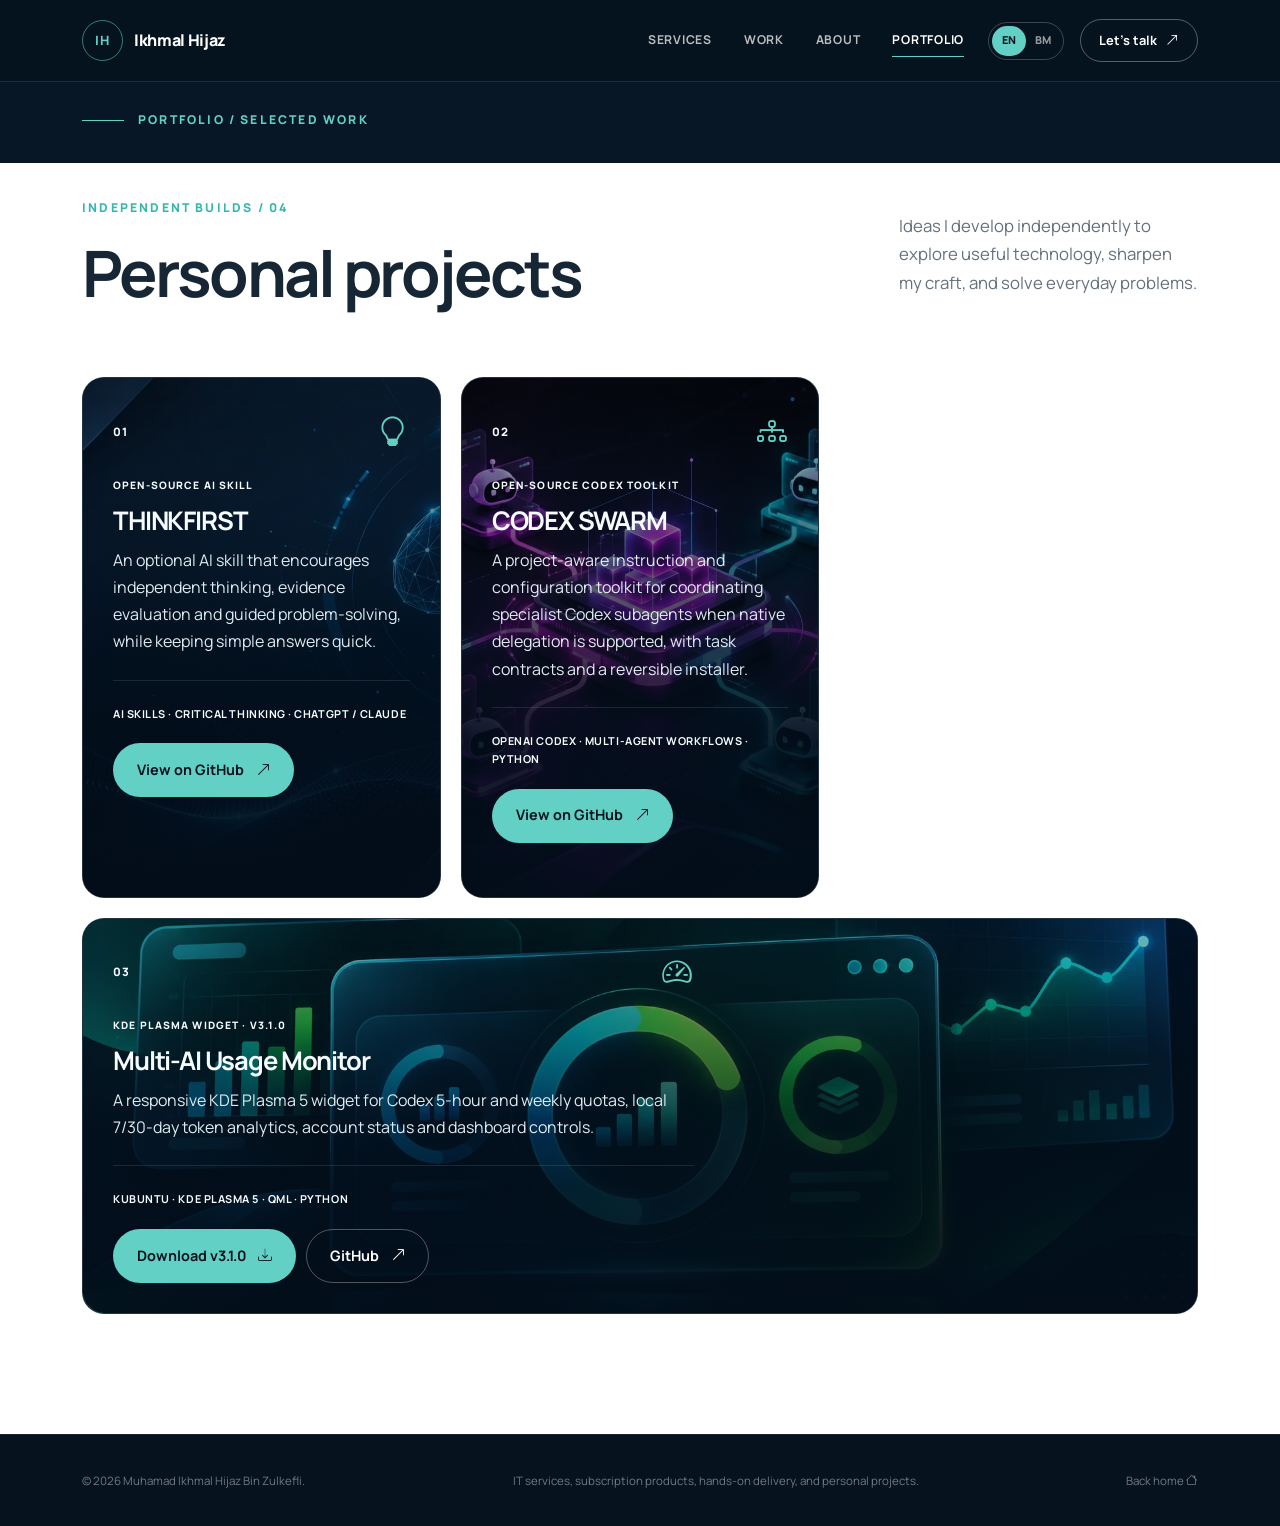
<file: services.html>
<!doctype html>
<html lang="en">
<head>
    <meta charset="utf-8">
    <meta name="viewport" content="width=device-width, initial-scale=1">
    <meta http-equiv="refresh" content="0; url=portfolio.html#services">
    <link rel="canonical" href="https://hijaz96.github.io/Portfolio/portfolio.html#services">
    <title>Services | Muhamad Ikhmal Hijaz</title>
</head>
<body>
    <p>View <a href="portfolio.html#services">Hijaz IT Solutions services and pricing</a>.</p>
</body>
</html>
</file>
<file: css/templatemo-first-portfolio-style.css>
:root {
  --navy-950: #06131f;
  --navy-900: #091b2b;
  --navy-800: #10283b;
  --navy-700: #173a50;
  --teal-500: #35b7ad;
  --teal-400: #63d0c5;
  --amber-500: #dda956;
  --ink: #172634;
  --muted: #64717d;
  --line: #dce3e6;
  --soft: #eef3f3;
  --white: #ffffff;
  --font-sans: "Manrope", Arial, sans-serif;
  --font-serif: "Source Serif 4", Georgia, serif;
  --radius-sm: 12px;
  --radius-md: 22px;
  --radius-lg: 34px;
  --shadow: 0 24px 70px rgba(7, 23, 38, 0.12);
}

* {
  box-sizing: border-box;
}

html {
  scroll-behavior: smooth;
  scroll-padding-top: 88px;
}

body {
  margin: 0;
  background: var(--white);
  color: var(--ink);
  font-family: var(--font-sans);
  font-size: 16px;
  line-height: 1.7;
  overflow-x: hidden;
}

a {
  color: inherit;
  text-decoration: none;
}

a,
button {
  transition: color 180ms ease, background-color 180ms ease, border-color 180ms ease, transform 180ms ease;
}

img {
  max-width: 100%;
}

h1,
h2,
h3,
h4,
p {
  margin-top: 0;
}

h1,
h2,
h3,
h4 {
  color: inherit;
  font-weight: 700;
  letter-spacing: -0.045em;
  line-height: 1.08;
}

p {
  color: var(--muted);
}

::selection {
  background: var(--teal-400);
  color: var(--navy-950);
}

.skip-link {
  position: fixed;
  top: -100px;
  left: 24px;
  z-index: 9999;
  padding: 12px 18px;
  border-radius: 0 0 8px 8px;
  background: var(--white);
  color: var(--navy-950);
  font-weight: 700;
}

.skip-link:focus {
  top: 0;
}

.section {
  padding: 120px 0;
}

.section-kicker,
.eyebrow {
  margin-bottom: 20px;
  color: var(--teal-500);
  font-size: 0.76rem;
  font-weight: 800;
  letter-spacing: 0.18em;
  text-transform: uppercase;
}

.section h2 {
  max-width: 720px;
  margin-bottom: 24px;
  font-size: clamp(2.35rem, 5vw, 4.65rem);
}

.body-large {
  font-size: clamp(1.05rem, 1.6vw, 1.25rem);
  line-height: 1.85;
}

/* Navigation */
.navbar {
  min-height: 82px;
  padding: 14px 0;
  background: transparent;
  border-bottom: 1px solid rgba(255, 255, 255, 0.1);
  transition: background 220ms ease, box-shadow 220ms ease, min-height 220ms ease;
}

.navbar.is-scrolled {
  min-height: 70px;
  background: rgba(6, 19, 31, 0.94);
  box-shadow: 0 12px 35px rgba(0, 0, 0, 0.16);
  backdrop-filter: blur(16px);
}

.navbar-brand {
  display: inline-flex;
  align-items: center;
  gap: 11px;
  padding: 0;
  color: var(--white);
  font-size: 1rem;
  font-weight: 800;
  letter-spacing: -0.02em;
}

.navbar-brand:hover,
.navbar-brand:focus {
  color: var(--white);
}

.brand-mark {
  display: grid;
  width: 41px;
  height: 41px;
  place-items: center;
  border: 1px solid rgba(99, 208, 197, 0.55);
  border-radius: 50%;
  color: var(--teal-400);
  font-size: 0.8rem;
  letter-spacing: 0.04em;
}

.nav-link {
  position: relative;
  margin: 0 8px;
  padding: 10px 8px !important;
  color: rgba(255, 255, 255, 0.72);
  font-size: 0.76rem;
  font-weight: 700;
  letter-spacing: 0.06em;
  text-transform: uppercase;
}

.nav-link::after {
  content: "";
  position: absolute;
  right: 8px;
  bottom: 4px;
  left: 8px;
  height: 1px;
  background: var(--teal-400);
  transform: scaleX(0);
  transform-origin: right;
  transition: transform 180ms ease;
}

.nav-link:hover,
.nav-link:focus,
.nav-link.active {
  color: var(--white);
}

.nav-link:hover::after,
.nav-link:focus::after,
.nav-link.active::after {
  transform: scaleX(1);
  transform-origin: left;
}

.nav-cta {
  display: inline-flex;
  align-items: center;
  gap: 9px;
  padding: 10px 18px;
  border: 1px solid rgba(255, 255, 255, 0.32);
  border-radius: 999px;
  color: var(--white);
  font-size: 0.8rem;
  font-weight: 700;
}

.nav-cta:hover,
.nav-cta:focus {
  border-color: var(--teal-400);
  background: var(--teal-400);
  color: var(--navy-950);
}

.language-switcher {
  display: inline-flex;
  align-items: center;
  padding: 3px;
  border: 1px solid rgba(255, 255, 255, 0.22);
  border-radius: 999px;
}

.language-option {
  display: grid;
  width: 34px;
  height: 30px;
  place-items: center;
  padding: 0;
  border: 0;
  border-radius: 999px;
  background: transparent;
  color: rgba(255, 255, 255, 0.58);
  font-family: var(--font-sans);
  font-size: 0.68rem;
  font-weight: 800;
  letter-spacing: 0.04em;
}

.language-option:hover,
.language-option:focus-visible {
  color: var(--white);
}

.language-option:focus-visible {
  outline: 2px solid var(--teal-400);
  outline-offset: 2px;
}

.language-option.active {
  background: var(--teal-400);
  color: var(--navy-950);
}

.navbar-toggler {
  width: 44px;
  height: 44px;
  padding: 0;
  border: 1px solid rgba(255, 255, 255, 0.25);
  border-radius: 50%;
}

.navbar-toggler:focus {
  box-shadow: 0 0 0 3px rgba(99, 208, 197, 0.3);
}

.navbar-toggler-icon {
  width: 22px;
  background-image: url("data:image/svg+xml,%3Csvg xmlns='http://www.w3.org/2000/svg' width='30' height='30' viewBox='0 0 30 30'%3E%3Cpath stroke='rgba%28255,255,255,0.9%29' stroke-linecap='round' stroke-miterlimit='10' stroke-width='2' d='M4 8h22M4 15h22M4 22h22'/%3E%3C/svg%3E");
}

/* Hero */
.hero {
  position: relative;
  min-height: 760px;
  overflow: hidden;
  background: var(--navy-950);
  color: var(--white);
}

.hero-visual,
.hero-overlay {
  position: absolute;
  inset: 0;
}

.hero-visual {
  background-image: url("../assets/images/data-systems-hero.png");
  background-position: center;
  background-size: cover;
  transform: scale(1.015);
}

.hero-overlay {
  background:
    linear-gradient(90deg, rgba(6, 19, 31, 0.98) 4%, rgba(6, 19, 31, 0.91) 37%, rgba(6, 19, 31, 0.2) 76%, rgba(6, 19, 31, 0.1) 100%),
    linear-gradient(0deg, rgba(6, 19, 31, 0.85) 0%, transparent 32%);
}

.hero-container {
  position: relative;
  z-index: 2;
}

.hero .eyebrow {
  display: flex;
  align-items: center;
  gap: 14px;
  margin-bottom: 24px;
  color: var(--teal-400);
}

.hero .eyebrow::before {
  content: "";
  width: 42px;
  height: 1px;
  background: currentColor;
}

.hero h1 {
  max-width: 850px;
  margin-bottom: 30px;
  font-size: clamp(3.1rem, 6.3vw, 6.15rem);
  font-weight: 600;
  letter-spacing: -0.065em;
}

.hero h1 em {
  color: var(--teal-400);
  font-family: var(--font-serif);
  font-weight: 500;
}

.hero-lead {
  max-width: 700px;
  margin-bottom: 34px;
  color: rgba(255, 255, 255, 0.68);
  font-size: clamp(1.05rem, 1.6vw, 1.23rem);
  line-height: 1.8;
}

.hero-actions {
  display: flex;
  flex-wrap: wrap;
  gap: 12px;
  margin-bottom: 62px;
}

.button {
  display: inline-flex;
  min-height: 54px;
  align-items: center;
  justify-content: center;
  gap: 12px;
  padding: 13px 23px;
  border: 1px solid transparent;
  border-radius: 999px;
  font-size: 0.9rem;
  font-weight: 700;
}

.button:hover,
.button:focus {
  transform: translateY(-2px);
}

.button-primary {
  background: var(--teal-400);
  color: var(--navy-950);
}

.button-primary:hover,
.button-primary:focus {
  background: var(--white);
  color: var(--navy-950);
}

.button-secondary {
  border-color: rgba(255, 255, 255, 0.3);
  color: var(--white);
}

.button-secondary:hover,
.button-secondary:focus {
  border-color: var(--white);
  color: var(--white);
}

.hero-meta {
  display: flex;
  width: min(650px, 100%);
  border-top: 1px solid rgba(255, 255, 255, 0.18);
}

.hero-meta > div {
  display: flex;
  flex: 1;
  flex-direction: column;
  padding: 22px 24px 0 0;
}

.hero-meta strong {
  color: var(--white);
  font-size: 1.55rem;
  letter-spacing: -0.04em;
}

.hero-meta span {
  color: rgba(255, 255, 255, 0.48);
  font-size: 0.75rem;
  letter-spacing: 0.07em;
  text-transform: uppercase;
}

.scroll-cue {
  position: absolute;
  right: 32px;
  bottom: 38px;
  z-index: 3;
  display: flex;
  align-items: center;
  gap: 12px;
  color: rgba(255, 255, 255, 0.58);
  font-size: 0.72rem;
  font-weight: 700;
  letter-spacing: 0.15em;
  text-transform: uppercase;
  writing-mode: vertical-rl;
}

.scroll-cue:hover {
  color: var(--teal-400);
}

.reveal {
  animation: reveal-up 700ms both;
}

.reveal-delay-1 { animation-delay: 100ms; }
.reveal-delay-2 { animation-delay: 180ms; }
.reveal-delay-3 { animation-delay: 260ms; }

@keyframes reveal-up {
  from { opacity: 0; transform: translateY(24px); }
  to { opacity: 1; transform: translateY(0); }
}

/* Profile */
.section-intro {
  position: relative;
  overflow: hidden;
}

.section-intro::after {
  content: "";
  position: absolute;
  top: -180px;
  right: -160px;
  width: 430px;
  height: 430px;
  border: 1px solid var(--line);
  border-radius: 50%;
  box-shadow: 0 0 0 70px rgba(238, 243, 243, 0.55), 0 0 0 140px rgba(238, 243, 243, 0.28);
  pointer-events: none;
}

.statement {
  max-width: 760px;
  margin-bottom: 26px;
  color: var(--ink);
  font-family: var(--font-serif);
  font-size: clamp(2rem, 4vw, 3.45rem);
  font-weight: 600;
  line-height: 1.2;
  letter-spacing: -0.04em;
}

.statement span {
  color: var(--teal-500);
}

.profile-details {
  display: grid;
  grid-template-columns: repeat(3, 1fr);
  gap: 1px;
  margin-top: 48px;
  overflow: hidden;
  border: 1px solid var(--line);
  border-radius: var(--radius-md);
  background: var(--line);
}

.profile-detail {
  display: flex;
  min-height: 120px;
  align-items: center;
  gap: 16px;
  padding: 24px;
  background: var(--white);
}

.profile-detail i {
  color: var(--teal-500);
  font-size: 1.35rem;
}

.profile-detail span {
  font-size: 0.9rem;
  font-weight: 700;
  line-height: 1.4;
}

.profile-detail small {
  display: block;
  margin-bottom: 5px;
  color: var(--muted);
  font-size: 0.68rem;
  font-weight: 700;
  letter-spacing: 0.08em;
  text-transform: uppercase;
}

/* Shared heading */
.section-heading {
  display: grid;
  grid-template-columns: minmax(0, 1.5fr) minmax(270px, 0.6fr);
  gap: 70px;
  align-items: end;
  margin-bottom: 70px;
}

.section-heading h2 {
  margin-bottom: 0;
}

.section-heading > p {
  margin-bottom: 10px;
  font-size: 1.05rem;
}

.section-heading.light h2 {
  color: var(--white);
}

.section-heading.light > p {
  color: rgba(255, 255, 255, 0.55);
}

/* Experience */
.section-dark {
  background: var(--navy-950);
  color: var(--white);
}

.timeline-item {
  display: grid;
  grid-template-columns: 115px 25px 1fr;
  gap: 26px;
}

.timeline-date {
  padding-top: 10px;
  color: rgba(255, 255, 255, 0.43);
  font-size: 0.76rem;
  font-weight: 700;
  letter-spacing: 0.1em;
  text-transform: uppercase;
}

.timeline-date > span:first-child {
  display: block;
  color: var(--teal-400);
  font-size: 1.2rem;
  letter-spacing: -0.02em;
}

.timeline-marker {
  position: relative;
}

.timeline-marker::before {
  content: "";
  position: absolute;
  top: 12px;
  left: 7px;
  width: 11px;
  height: 11px;
  border: 3px solid var(--navy-950);
  border-radius: 50%;
  background: var(--teal-400);
  box-shadow: 0 0 0 1px var(--teal-400);
}

.timeline-marker::after {
  content: "";
  position: absolute;
  top: 30px;
  bottom: 0;
  left: 12px;
  width: 1px;
  background: rgba(255, 255, 255, 0.14);
}

.timeline-item:last-child .timeline-marker::after {
  display: none;
}

.timeline-content {
  margin-bottom: 34px;
  padding: 38px 42px;
  border: 1px solid rgba(255, 255, 255, 0.11);
  border-radius: var(--radius-md);
  background: rgba(255, 255, 255, 0.035);
}

.role-heading {
  display: flex;
  justify-content: space-between;
  gap: 24px;
  margin-bottom: 22px;
}

.company {
  margin-bottom: 8px;
  color: var(--amber-500);
  font-size: 0.75rem;
  font-weight: 800;
  letter-spacing: 0.1em;
  text-transform: uppercase;
}

.role-heading h3 {
  max-width: 680px;
  margin: 0;
  color: var(--white);
  font-size: clamp(1.65rem, 3vw, 2.55rem);
}

.status-pill {
  display: inline-flex;
  height: 34px;
  align-items: center;
  gap: 8px;
  padding: 0 14px;
  border: 1px solid rgba(99, 208, 197, 0.22);
  border-radius: 999px;
  color: var(--teal-400);
  font-size: 0.68rem;
  font-weight: 800;
  letter-spacing: 0.07em;
  text-transform: uppercase;
  white-space: nowrap;
}

.status-pill span {
  width: 7px;
  height: 7px;
  border-radius: 50%;
  background: var(--teal-400);
  box-shadow: 0 0 0 4px rgba(99, 208, 197, 0.12);
}

.status-pill b {
  font-size: inherit;
  font-weight: inherit;
}

.timeline-content > p,
.role-secondary p {
  max-width: 800px;
  color: rgba(255, 255, 255, 0.58);
}

.responsibility-list {
  display: grid;
  grid-template-columns: repeat(3, 1fr);
  gap: 12px;
  margin: 30px 0;
  padding: 0;
  list-style: none;
}

.responsibility-list li {
  position: relative;
  padding: 16px 16px 16px 39px;
  border: 1px solid rgba(255, 255, 255, 0.09);
  border-radius: var(--radius-sm);
  color: rgba(255, 255, 255, 0.75);
  font-size: 0.84rem;
  line-height: 1.55;
}

.responsibility-list li::before {
  content: "✓";
  position: absolute;
  top: 15px;
  left: 16px;
  color: var(--teal-400);
  font-weight: 800;
}

.role-secondary {
  padding-top: 26px;
  border-top: 1px solid rgba(255, 255, 255, 0.11);
}

.role-secondary > span {
  color: rgba(255, 255, 255, 0.34);
  font-size: 0.66rem;
  font-weight: 800;
  letter-spacing: 0.12em;
  text-transform: uppercase;
}

.role-secondary h4 {
  margin: 8px 0 10px;
  color: var(--white);
  font-size: 1.3rem;
  letter-spacing: -0.02em;
}

.role-secondary p {
  margin-bottom: 0;
}

/* Expertise */
.expertise-grid {
  display: grid;
  grid-template-columns: repeat(2, 1fr);
  border-top: 1px solid var(--line);
  border-left: 1px solid var(--line);
}

.expertise-card {
  position: relative;
  min-height: 390px;
  padding: 42px;
  border-right: 1px solid var(--line);
  border-bottom: 1px solid var(--line);
  background: var(--white);
}

.expertise-card.featured-card {
  background: var(--soft);
}

.card-number {
  display: block;
  margin-bottom: 62px;
  color: #9ba7ad;
  font-size: 0.72rem;
  font-weight: 800;
  letter-spacing: 0.12em;
}

.card-icon {
  position: absolute;
  top: 37px;
  right: 42px;
  color: var(--teal-500);
  font-size: 2rem;
}

.expertise-card h3 {
  margin-bottom: 18px;
  font-size: clamp(1.65rem, 3vw, 2.35rem);
}

.expertise-card p {
  max-width: 520px;
  min-height: 82px;
}

.skill-tags {
  display: flex;
  flex-wrap: wrap;
  gap: 8px;
  margin-top: 30px;
}

.skill-tags span {
  padding: 7px 12px;
  border: 1px solid var(--line);
  border-radius: 999px;
  color: #52616b;
  font-size: 0.72rem;
  font-weight: 700;
}

.tool-grid {
  display: grid;
  grid-template-columns: repeat(auto-fit, minmax(72px, 1fr));
  gap: 10px;
  margin-top: 30px;
}

.tool-item {
  display: flex;
  min-width: 0;
  flex-direction: column;
  align-items: center;
  gap: 9px;
  padding: 13px 7px 11px;
  border: 1px solid var(--line);
  border-radius: 14px;
  background: rgba(255, 255, 255, 0.72);
  text-align: center;
  transition: border-color 180ms ease, box-shadow 180ms ease, transform 180ms ease;
}

.tool-item:hover {
  border-color: rgba(53, 183, 173, 0.52);
  box-shadow: 0 12px 25px rgba(7, 23, 38, 0.08);
  transform: translateY(-3px);
}

.tool-logo {
  display: grid;
  width: 52px;
  height: 52px;
  place-items: center;
  border-radius: 12px;
  background: var(--white);
}

.tool-logo img {
  display: block;
  width: 36px;
  height: 36px;
  object-fit: contain;
}

.tool-logo.logo-power-bi {
  background: #f2c811;
}

.tool-logo.logo-power-bi img {
  width: 31px;
  height: 31px;
}

.tool-item b {
  overflow-wrap: anywhere;
  color: var(--ink);
  font-size: 0.66rem;
  font-weight: 800;
  line-height: 1.25;
}

.creative-strip {
  display: grid;
  grid-template-columns: 1.1fr 1fr auto;
  gap: 50px;
  align-items: center;
  margin-top: 72px;
  padding: 38px 0;
  border-top: 1px solid var(--line);
  border-bottom: 1px solid var(--line);
}

.creative-strip .section-kicker {
  margin-bottom: 10px;
}

.creative-strip h3,
.creative-strip p {
  margin-bottom: 0;
}

.creative-strip h3 {
  font-size: 1.65rem;
}

.creative-icons {
  display: flex;
  gap: 9px;
}

.creative-icons span {
  display: flex;
  flex-direction: column;
  align-items: center;
  gap: 8px;
  color: var(--muted);
  font-size: 0.65rem;
  font-weight: 700;
  text-transform: uppercase;
}

.creative-icons b {
  font-size: inherit;
  font-weight: inherit;
}

.creative-icons i {
  display: grid;
  width: 52px;
  height: 52px;
  place-items: center;
  border-radius: 50%;
  background: var(--soft);
  color: var(--navy-800);
  font-size: 1.1rem;
}

/* Education */
.section-soft {
  background: var(--soft);
}

.achievement-grid {
  display: grid;
  grid-template-columns: repeat(2, 1fr);
  gap: 12px;
}

.achievement-grid article {
  display: flex;
  min-height: 155px;
  flex-direction: column;
  justify-content: space-between;
  padding: 25px;
  border-radius: var(--radius-sm);
  background: var(--white);
  box-shadow: 0 12px 34px rgba(7, 23, 38, 0.045);
}

.achievement-grid strong,
.achievement-grid i {
  color: var(--teal-500);
  font-size: 2rem;
  font-style: normal;
  font-weight: 700;
  letter-spacing: -0.05em;
}

.achievement-grid span {
  color: var(--ink);
  font-size: 0.86rem;
  font-weight: 700;
}

.education-note {
  margin: 18px 0 0;
  font-size: 0.82rem;
}

/* Home portfolio invitation */
.portfolio-preview {
  padding: 100px 0;
  background: var(--white);
}

.portfolio-preview-panel {
  position: relative;
  display: flex;
  align-items: center;
  justify-content: space-between;
  gap: 64px;
  overflow: hidden;
  padding: clamp(42px, 7vw, 82px);
  border-radius: var(--radius-lg);
  background: var(--navy-900);
  color: var(--white);
  box-shadow: var(--shadow);
}

.portfolio-preview-panel::after {
  position: absolute;
  right: -110px;
  bottom: -180px;
  width: 410px;
  height: 410px;
  border: 1px solid rgba(89, 213, 190, 0.22);
  border-radius: 50%;
  box-shadow: 0 0 0 60px rgba(89, 213, 190, 0.04), 0 0 0 120px rgba(89, 213, 190, 0.025);
  content: "";
  pointer-events: none;
}

.portfolio-preview-copy {
  position: relative;
  z-index: 1;
  max-width: 790px;
}

.portfolio-preview h2 {
  margin-bottom: 22px;
  color: var(--white);
  font-size: clamp(2.5rem, 5vw, 4.9rem);
}

.portfolio-preview h2 em {
  color: var(--teal-400);
  font-family: var(--font-serif);
  font-weight: 500;
}

.portfolio-preview-copy > p:last-child {
  max-width: 650px;
  margin-bottom: 0;
  color: rgba(255, 255, 255, 0.62);
  font-size: 1.05rem;
  line-height: 1.8;
}

.portfolio-preview-button {
  position: relative;
  z-index: 1;
  flex: 0 0 auto;
}

/* Contact */
.contact-section {
  padding: 100px 0;
  background: var(--white);
}

.contact-panel {
  display: grid;
  grid-template-columns: 1fr 0.82fr;
  gap: 80px;
  padding: clamp(38px, 7vw, 84px);
  border-radius: var(--radius-lg);
  background: var(--navy-900);
  color: var(--white);
  box-shadow: var(--shadow);
}

.contact-copy h2 {
  max-width: 620px;
  margin-bottom: 26px;
  color: var(--white);
  font-size: clamp(2.4rem, 5vw, 4.8rem);
}

.contact-copy > p:last-child {
  max-width: 530px;
  margin-bottom: 0;
  color: rgba(255, 255, 255, 0.58);
  font-size: 1.05rem;
}

.contact-actions {
  align-self: center;
}

.contact-link {
  display: flex;
  align-items: center;
  justify-content: space-between;
  gap: 20px;
  padding: 23px 4px;
  border-bottom: 1px solid rgba(255, 255, 255, 0.15);
  color: var(--white);
}

.contact-link:first-child {
  border-top: 1px solid rgba(255, 255, 255, 0.15);
}

.contact-link:hover,
.contact-link:focus {
  padding-right: 8px;
  padding-left: 8px;
  color: var(--teal-400);
}

.contact-link span {
  overflow-wrap: anywhere;
  font-size: 0.92rem;
  font-weight: 700;
}

.contact-link small {
  display: block;
  margin-bottom: 3px;
  color: rgba(255, 255, 255, 0.37);
  font-size: 0.64rem;
  font-weight: 800;
  letter-spacing: 0.11em;
  text-transform: uppercase;
}

.contact-link > i {
  flex: 0 0 auto;
  font-size: 1.15rem;
}

/* Footer */
.site-footer {
  padding: 36px 0;
  background: var(--navy-950);
  border-top: 1px solid rgba(255, 255, 255, 0.08);
}

.footer-content {
  display: flex;
  align-items: center;
  justify-content: space-between;
  gap: 28px;
}

.footer-content p,
.footer-content a {
  margin: 0;
  color: rgba(255, 255, 255, 0.43);
  font-size: 0.72rem;
}

.footer-content a:hover,
.footer-content a:focus {
  color: var(--teal-400);
}

/* Portfolio page */
.portfolio-navbar {
  background: rgba(6, 19, 31, 0.95);
}

.portfolio-hero {
  position: relative;
  min-height: 720px;
  overflow: hidden;
  padding: 190px 0 120px;
  background: var(--navy-950);
  color: var(--white);
}

.portfolio-hero-image {
  position: absolute;
  inset: 0;
  background:
    linear-gradient(90deg, rgba(6, 19, 31, 0.98) 7%, rgba(6, 19, 31, 0.88) 50%, rgba(6, 19, 31, 0.32) 100%),
    linear-gradient(0deg, rgba(6, 19, 31, 0.78), transparent 55%),
    url("../assets/images/data-systems-hero.png") center / cover;
  opacity: 0.88;
}

.portfolio-hero-content {
  position: relative;
  z-index: 1;
}

.portfolio-hero .eyebrow {
  display: flex;
  align-items: center;
  gap: 14px;
  color: var(--teal-400);
}

.portfolio-hero .eyebrow::before {
  content: "";
  width: 42px;
  height: 1px;
  background: currentColor;
}

.portfolio-hero h1 {
  max-width: 930px;
  margin-bottom: 28px;
  font-size: clamp(3.4rem, 7vw, 6.9rem);
  font-weight: 600;
}

.portfolio-hero h1 em {
  color: var(--teal-400);
  font-family: var(--font-serif);
  font-weight: 500;
}

.portfolio-hero-content > .row p:not(.eyebrow) {
  max-width: 720px;
  margin-bottom: 34px;
  color: rgba(255, 255, 255, 0.67);
  font-size: 1.12rem;
}

.portfolio-category-nav {
  position: sticky;
  top: 70px;
  z-index: 8;
  border-bottom: 1px solid var(--line);
  background: rgba(255, 255, 255, 0.94);
  backdrop-filter: blur(14px);
}

.portfolio-category-nav .container {
  display: grid;
  grid-template-columns: repeat(4, 1fr);
}

.portfolio-category-nav a {
  display: flex;
  min-height: 74px;
  align-items: center;
  gap: 14px;
  padding: 18px 24px;
  border-right: 1px solid var(--line);
  color: var(--ink);
}

.portfolio-category-nav a:first-child {
  border-left: 1px solid var(--line);
}

.portfolio-category-nav a:hover,
.portfolio-category-nav a:focus {
  background: var(--soft);
  color: var(--teal-500);
}

.portfolio-category-nav span {
  color: var(--teal-500);
  font-size: 0.67rem;
  font-weight: 800;
  letter-spacing: 0.08em;
}

.portfolio-category-nav b {
  font-size: 0.78rem;
  font-weight: 800;
  letter-spacing: 0.04em;
  text-transform: uppercase;
}

.portfolio-section {
  scroll-margin-top: 140px;
}

.portfolio-empty-state {
  display: grid;
  grid-template-columns: minmax(320px, 0.85fr) 1fr;
  min-height: 420px;
  overflow: hidden;
  border: 1px solid var(--line);
  border-radius: var(--radius-md);
  background: var(--white);
}

.empty-visual {
  position: relative;
  display: grid;
  min-height: 420px;
  place-items: center;
  overflow: hidden;
  background: var(--navy-900);
}

.empty-visual span {
  position: absolute;
  width: 270px;
  height: 160px;
  border: 1px solid rgba(99, 208, 197, 0.25);
  border-radius: 18px;
  background: rgba(255, 255, 255, 0.025);
  transform: rotate(-8deg) translate(-45px, -35px);
}

.empty-visual span:nth-child(2) {
  transform: rotate(4deg) translate(50px, 20px);
}

.empty-visual span:nth-child(3) {
  transform: rotate(-2deg) translate(10px, 80px);
}

.empty-visual i {
  position: relative;
  z-index: 1;
  display: grid;
  width: 72px;
  height: 72px;
  place-items: center;
  border-radius: 50%;
  background: var(--teal-400);
  color: var(--navy-950);
  font-size: 1.6rem;
  box-shadow: 0 20px 55px rgba(99, 208, 197, 0.22);
}

.portfolio-empty-state > div:last-child {
  display: flex;
  flex-direction: column;
  justify-content: center;
  padding: clamp(34px, 6vw, 72px);
}

.portfolio-empty-state h3 {
  margin-bottom: 20px;
  font-size: clamp(2rem, 4vw, 3.4rem);
}

.portfolio-empty-state p {
  max-width: 620px;
  margin-bottom: 0;
  font-size: 1.02rem;
}

.subscription-showcase {
  display: grid;
  min-height: 420px;
  grid-template-columns: 0.8fr 1.2fr;
  align-items: center;
  overflow: hidden;
  border-radius: var(--radius-md);
  background: var(--navy-900);
  color: var(--white);
  box-shadow: var(--shadow);
}

.subscription-orbit {
  position: relative;
  display: grid;
  height: 100%;
  min-height: 420px;
  place-items: center;
  overflow: hidden;
  background: linear-gradient(145deg, #123249, var(--navy-950));
}

.subscription-orbit::before,
.subscription-orbit::after {
  content: "";
  position: absolute;
  width: 280px;
  height: 280px;
  border: 1px solid rgba(99, 208, 197, 0.28);
  border-radius: 50%;
}

.subscription-orbit::after {
  width: 420px;
  height: 180px;
  transform: rotate(-24deg);
}

.subscription-orbit i {
  position: relative;
  z-index: 1;
  color: var(--teal-400);
  font-size: 5rem;
}

.subscription-product-visual {
  position: relative;
  display: grid;
  height: 100%;
  min-height: 420px;
  margin: 0;
  padding: clamp(24px, 4vw, 46px);
  place-items: center;
  overflow: hidden;
  background:
    radial-gradient(circle at 18% 18%, rgba(99, 208, 197, 0.18), transparent 36%),
    linear-gradient(145deg, #123249, var(--navy-950));
}

.subscription-product-visual img {
  position: relative;
  z-index: 1;
  width: 100%;
  height: auto;
  aspect-ratio: 1047 / 420;
  object-fit: contain;
  border: 1px solid rgba(255, 255, 255, 0.18);
  border-radius: var(--radius-sm);
  background: var(--white);
  box-shadow: 0 24px 60px rgba(0, 0, 0, 0.34);
}

.subscription-product-visual figcaption {
  position: absolute;
  right: 24px;
  bottom: 22px;
  z-index: 2;
  display: flex;
  align-items: center;
  gap: 10px;
  color: var(--white);
  font-size: 0.78rem;
  font-weight: 800;
  letter-spacing: 0.06em;
}

.subscription-product-visual figcaption span {
  color: var(--teal-400);
  font-size: 0.62rem;
  letter-spacing: 0.1em;
  text-transform: uppercase;
}

.subscription-copy {
  padding: clamp(36px, 6vw, 76px);
}

.subscription-showcase h3 {
  margin-bottom: 20px;
  color: var(--white);
  font-size: clamp(2rem, 4vw, 3.4rem);
}

.subscription-showcase p {
  max-width: 620px;
  margin-bottom: 28px;
  color: rgba(255, 255, 255, 0.58);
  font-size: 1.02rem;
}

.subscription-features {
  display: flex;
  flex-wrap: wrap;
  gap: 10px;
}

.subscription-features span {
  display: inline-flex;
  align-items: center;
  gap: 8px;
  padding: 9px 12px;
  border: 1px solid rgba(255, 255, 255, 0.11);
  border-radius: 999px;
  color: rgba(255, 255, 255, 0.56);
  font-size: 0.68rem;
}

.subscription-features i {
  color: var(--teal-400);
  font-size: 0.85rem;
}

.subscription-features b {
  font-weight: 700;
}

.project-status {
  display: inline-flex;
  align-items: center;
  gap: 10px;
  margin-bottom: 24px;
  color: var(--teal-400);
  font-size: 0.7rem;
  font-weight: 800;
  letter-spacing: 0.1em;
  text-transform: uppercase;
}

.project-status i {
  width: 8px;
  height: 8px;
  border-radius: 50%;
  background: var(--teal-400);
  box-shadow: 0 0 0 5px rgba(99, 208, 197, 0.12);
}

.service-price-header {
  display: flex;
  align-items: center;
  justify-content: space-between;
  gap: 30px;
  margin-bottom: 20px;
  padding: 24px 28px;
  border-radius: var(--radius-md);
  background: var(--navy-900);
  color: var(--white);
}

.service-price-header > div,
.service-price-header > a {
  display: flex;
  align-items: center;
  gap: 15px;
}

.service-price-header > div > i {
  display: grid;
  width: 48px;
  height: 48px;
  flex: 0 0 auto;
  place-items: center;
  border-radius: 50%;
  background: rgba(99, 208, 197, 0.12);
  color: var(--teal-400);
  font-size: 1.2rem;
}

.service-price-header span {
  display: flex;
  flex-direction: column;
}

.service-price-header small {
  color: var(--teal-400);
  font-size: 0.64rem;
  font-weight: 800;
  letter-spacing: 0.1em;
  text-transform: uppercase;
}

.service-price-header b {
  font-size: 0.9rem;
  font-weight: 700;
}

.service-price-header > a {
  flex-direction: row;
  padding: 11px 17px;
  border: 1px solid rgba(255, 255, 255, 0.22);
  border-radius: 999px;
  font-size: 0.76rem;
  font-weight: 800;
  white-space: nowrap;
}

.service-price-header > a span {
  display: inline;
}

.service-price-header > a:hover,
.service-price-header > a:focus {
  border-color: var(--teal-400);
  background: var(--teal-400);
  color: var(--navy-950);
}

.service-grid {
  display: grid;
  grid-template-columns: repeat(2, minmax(0, 1fr));
  gap: 16px;
}

.service-group {
  overflow: hidden;
  border: 1px solid var(--line);
  border-radius: var(--radius-md);
  background: var(--white);
  box-shadow: 0 12px 35px rgba(7, 23, 38, 0.04);
}

.service-group-heading {
  display: flex;
  min-height: 86px;
  align-items: center;
  gap: 15px;
  padding: 22px 26px;
  border-bottom: 1px solid var(--line);
  background: #f8fafa;
}

.service-group-heading i {
  display: grid;
  width: 42px;
  height: 42px;
  flex: 0 0 auto;
  place-items: center;
  border-radius: 12px;
  background: rgba(53, 183, 173, 0.11);
  color: var(--teal-500);
  font-size: 1.12rem;
}

.service-group-heading h3 {
  margin: 0;
  font-size: 1.18rem;
  letter-spacing: -0.025em;
}

.service-list {
  margin: 0;
  padding: 8px 24px 14px;
  list-style: none;
}

.service-list li {
  display: flex;
  min-height: 52px;
  align-items: center;
  justify-content: space-between;
  gap: 24px;
  padding: 12px 2px;
  border-bottom: 1px solid #edf0f1;
  color: var(--muted);
  font-size: 0.8rem;
}

.service-list li:last-child {
  border-bottom: 0;
}

.service-list li > span {
  max-width: 68%;
}

.service-list strong {
  flex: 0 0 auto;
  color: var(--ink);
  font-size: 0.76rem;
  font-weight: 800;
  text-align: right;
}

.service-group-featured {
  border-color: rgba(53, 183, 173, 0.42);
  box-shadow: 0 18px 48px rgba(7, 23, 38, 0.09);
}

.service-group-featured .service-group-heading {
  background: var(--navy-900);
}

.service-group-featured .service-group-heading h3 {
  color: var(--white);
}

.service-disclaimer {
  display: flex;
  align-items: flex-start;
  gap: 12px;
  margin: 20px 0 0;
  padding: 18px 22px;
  border: 1px solid var(--line);
  border-radius: var(--radius-sm);
  background: rgba(255, 255, 255, 0.58);
  color: var(--muted);
  font-size: 0.76rem;
}

.service-disclaimer i {
  flex: 0 0 auto;
  color: var(--teal-500);
  font-size: 1rem;
}

.hands-on-grid {
  display: grid;
  grid-template-columns: repeat(2, minmax(0, 1fr));
  gap: 22px;
}

.hands-on-card {
  display: flex;
  min-width: 0;
  flex-direction: column;
  overflow: hidden;
  border: 1px solid rgba(255, 255, 255, 0.11);
  border-radius: var(--radius-md);
  background: rgba(255, 255, 255, 0.035);
  transition: border-color 180ms ease, transform 180ms ease, background 180ms ease;
}

.hands-on-card:hover {
  border-color: rgba(99, 208, 197, 0.46);
  background: rgba(255, 255, 255, 0.055);
  transform: translateY(-5px);
}

.hands-on-card:last-child:nth-child(odd) {
  grid-column: 1 / -1;
  display: grid;
  grid-template-columns: minmax(0, 1.15fr) minmax(320px, 0.85fr);
}

.hands-on-visual {
  position: relative;
  aspect-ratio: 1047 / 420;
  margin: 0;
  overflow: hidden;
  background: #f7fbfd;
}

.hands-on-visual::after {
  position: absolute;
  inset: 0;
  border-bottom: 1px solid rgba(255, 255, 255, 0.11);
  background: linear-gradient(180deg, transparent 66%, rgba(4, 18, 31, 0.18));
  content: "";
  pointer-events: none;
}

.hands-on-visual img {
  width: 100%;
  height: 100%;
  object-fit: cover;
  transition: transform 300ms ease;
}

.hands-on-card:hover .hands-on-visual img {
  transform: scale(1.025);
}

.hands-on-content {
  display: flex;
  min-height: 285px;
  flex-direction: column;
  padding: 28px 30px 30px;
}

.project-card-top {
  display: flex;
  align-items: center;
  justify-content: space-between;
  margin-bottom: 20px;
  color: rgba(255, 255, 255, 0.32);
  font-size: 0.72rem;
  font-weight: 800;
  letter-spacing: 0.12em;
}

.project-card-top i {
  color: var(--teal-400);
  font-size: 1.85rem;
}

.confidential-label {
  margin-bottom: 13px;
  color: var(--amber-500);
  font-size: 0.64rem;
  font-weight: 800;
  letter-spacing: 0.11em;
  text-transform: uppercase;
}

.hands-on-card h3 {
  margin-bottom: 12px;
  color: var(--white);
  font-size: clamp(1.5rem, 2vw, 1.9rem);
}

.hands-on-card p {
  margin-bottom: 24px;
  color: rgba(255, 255, 255, 0.56);
}

.hands-on-card small {
  margin-top: auto;
  padding-top: 24px;
  border-top: 1px solid rgba(255, 255, 255, 0.1);
  color: rgba(255, 255, 255, 0.4);
  font-size: 0.68rem;
  font-weight: 700;
  letter-spacing: 0.05em;
  text-transform: uppercase;
}

.portfolio-cta {
  padding: 100px 0;
  background: var(--white);
}

.portfolio-cta-inner {
  display: flex;
  align-items: center;
  justify-content: space-between;
  gap: 70px;
  padding: clamp(38px, 7vw, 80px);
  border-radius: var(--radius-lg);
  background: var(--soft);
}

.portfolio-cta-inner > div {
  max-width: 780px;
}

.portfolio-cta h2 {
  margin-bottom: 18px;
  font-size: clamp(2.2rem, 4.7vw, 4.5rem);
}

.portfolio-cta p:last-child {
  margin-bottom: 0;
  font-size: 1.02rem;
}

.portfolio-cta .button {
  flex: 0 0 auto;
}

/* Responsive */
@media (max-width: 1199px) {
  .hero-overlay {
    background: linear-gradient(90deg, rgba(6, 19, 31, 0.98) 0%, rgba(6, 19, 31, 0.88) 50%, rgba(6, 19, 31, 0.3) 100%);
  }

  .creative-strip {
    grid-template-columns: 1fr 1fr;
  }

  .creative-icons {
    grid-column: 1 / -1;
  }

}

@media (max-width: 991px) {
  .section {
    padding: 90px 0;
  }

  .navbar-collapse {
    margin-top: 14px;
    padding: 15px;
    border: 1px solid rgba(255, 255, 255, 0.12);
    border-radius: var(--radius-sm);
    background: rgba(6, 19, 31, 0.98);
  }

  .nav-link {
    margin: 2px 0;
  }

  .nav-cta {
    margin-top: 10px;
  }

  .language-switcher {
    margin: 8px 0 4px;
  }

  .hero {
    min-height: 820px;
  }

  .hero-visual {
    background-position: 62% center;
    opacity: 0.64;
  }

  .hero-overlay {
    background: linear-gradient(90deg, rgba(6, 19, 31, 0.98), rgba(6, 19, 31, 0.76));
  }

  .profile-details {
    grid-template-columns: 1fr;
  }

  .profile-detail {
    min-height: 96px;
  }

  .section-heading {
    grid-template-columns: 1fr;
    gap: 20px;
    margin-bottom: 50px;
  }

  .timeline-item {
    grid-template-columns: 88px 20px 1fr;
    gap: 15px;
  }

  .responsibility-list {
    grid-template-columns: 1fr;
  }

  .contact-panel {
    grid-template-columns: 1fr;
    gap: 44px;
  }

  .portfolio-preview-panel {
    align-items: flex-start;
    flex-direction: column;
    gap: 34px;
  }

  .portfolio-empty-state {
    grid-template-columns: 1fr;
  }

  .subscription-showcase {
    grid-template-columns: 1fr;
  }

  .service-grid {
    grid-template-columns: 1fr;
  }

  .empty-visual {
    min-height: 300px;
  }

  .subscription-orbit {
    min-height: 300px;
  }

  .subscription-product-visual {
    min-height: 320px;
  }

  .portfolio-cta-inner {
    align-items: flex-start;
    flex-direction: column;
    gap: 34px;
  }
}

@media (max-width: 767px) {
  .section {
    padding: 74px 0;
  }

  .brand-name {
    display: none;
  }

  .hero {
    min-height: 790px;
  }

  .hero-visual {
    background-position: 68% center;
    opacity: 0.48;
  }

  .hero h1 {
    font-size: clamp(3rem, 14vw, 4.5rem);
  }

  .hero-actions {
    flex-direction: column;
    align-items: stretch;
    margin-bottom: 42px;
  }

  .hero-meta > div {
    padding-right: 10px;
  }

  .hero-meta strong {
    font-size: 1.25rem;
  }

  .hero-meta span {
    font-size: 0.59rem;
  }

  .scroll-cue {
    display: none;
  }

  .timeline-item {
    grid-template-columns: 1fr;
  }

  .timeline-date {
    display: flex;
    align-items: baseline;
    gap: 8px;
  }

  .timeline-date > span:first-child {
    display: inline;
  }

  .timeline-marker {
    display: none;
  }

  .timeline-content {
    padding: 27px 24px;
  }

  .role-heading {
    flex-direction: column;
  }

  .status-pill {
    align-self: flex-start;
  }

  .expertise-grid {
    grid-template-columns: 1fr;
  }

  .expertise-card {
    min-height: auto;
    padding: 30px 26px;
  }

  .card-number {
    margin-bottom: 44px;
  }

  .expertise-card p {
    min-height: auto;
  }

  .creative-strip {
    grid-template-columns: 1fr;
    gap: 24px;
  }

  .creative-icons {
    grid-column: auto;
  }

  .achievement-grid {
    grid-template-columns: 1fr 1fr;
  }

  .achievement-grid article {
    min-height: 135px;
  }

  .contact-section {
    padding: 58px 0;
  }

  .portfolio-preview {
    padding: 58px 0;
  }

  .portfolio-preview-panel {
    border-radius: 24px;
  }

  .portfolio-preview-button {
    width: 100%;
  }

  .contact-panel {
    border-radius: 24px;
  }

  .footer-content {
    flex-direction: column;
    align-items: flex-start;
    gap: 9px;
  }

  .portfolio-hero {
    min-height: 700px;
    padding: 155px 0 90px;
  }

  .portfolio-hero h1 {
    font-size: clamp(3rem, 13vw, 4.7rem);
  }

  .portfolio-hero-image {
    background:
      linear-gradient(90deg, rgba(6, 19, 31, 0.97), rgba(6, 19, 31, 0.72)),
      url("../assets/images/data-systems-hero.png") 67% center / cover;
  }

  .portfolio-category-nav {
    top: 69px;
    overflow-x: auto;
  }

  .portfolio-category-nav .container {
    width: max-content;
    min-width: 100%;
    grid-template-columns: repeat(4, minmax(190px, 1fr));
  }

  .portfolio-category-nav a {
    min-height: 64px;
    padding: 14px 18px;
  }

  .service-price-header {
    align-items: flex-start;
    flex-direction: column;
  }

  .service-list li {
    align-items: flex-start;
    gap: 14px;
  }

  .service-list li > span {
    max-width: 62%;
  }

  .hands-on-grid {
    grid-template-columns: 1fr;
  }

  .hands-on-card,
  .hands-on-card:last-child {
    grid-column: auto;
    display: flex;
  }

  .hands-on-content {
    min-height: 0;
  }
}

@media (max-width: 420px) {
  .hero h1 {
    font-size: 2.75rem;
  }

  .hero-meta {
    gap: 10px;
  }

  .hero-meta > div {
    padding-right: 0;
  }

  .achievement-grid {
    grid-template-columns: 1fr;
  }
}

@media (prefers-reduced-motion: reduce) {
  html {
    scroll-behavior: auto;
  }

  *,
  *::before,
  *::after {
    animation-duration: 0.01ms !important;
    animation-iteration-count: 1 !important;
    scroll-behavior: auto !important;
    transition-duration: 0.01ms !important;
  }
}

/* Service-led homepage */
.home-hero {
  min-height: 760px;
}

.home-trust-row {
  display: flex;
  flex-wrap: wrap;
  gap: 12px 24px;
  margin-top: 38px;
}

.home-trust-row span {
  display: inline-flex;
  align-items: center;
  gap: 8px;
  color: rgba(255, 255, 255, 0.72);
  font-size: 0.76rem;
  letter-spacing: 0.02em;
}

.home-trust-row i {
  color: var(--teal-400);
  font-size: 1rem;
}

.home-about-section {
  padding-top: 72px;
  padding-bottom: 72px;
}

.home-about-card {
  display: grid;
  grid-template-columns: 140px minmax(0, 1fr) auto;
  align-items: center;
  gap: clamp(28px, 4vw, 58px);
  padding: clamp(30px, 5vw, 58px);
  border: 1px solid var(--line);
  border-radius: var(--radius-md);
  background: var(--white);
  box-shadow: 0 18px 55px rgba(8, 34, 53, 0.08);
}

.home-about-mark {
  display: grid;
  width: 140px;
  height: 140px;
  place-items: center;
  border-radius: 50%;
  background:
    radial-gradient(circle at 30% 25%, rgba(99, 208, 197, 0.3), transparent 40%),
    var(--navy-900);
  color: var(--teal-400);
  font-size: 2.15rem;
  font-weight: 800;
  letter-spacing: -0.08em;
}

.home-about-copy .section-kicker {
  margin-bottom: 12px;
}

.home-about-copy h2 {
  max-width: 720px;
  margin-bottom: 14px;
  font-size: clamp(1.8rem, 3.4vw, 3rem);
}

.home-about-copy p:last-child {
  max-width: 740px;
  margin: 0;
  color: var(--muted);
}

.home-about-card .button {
  white-space: nowrap;
}

.home-service-grid {
  display: grid;
  grid-template-columns: repeat(2, minmax(0, 1fr));
  gap: 22px;
}

.home-service-card {
  position: relative;
  min-height: 300px;
  overflow: hidden;
  padding: clamp(30px, 4vw, 48px);
  border: 1px solid var(--line);
  border-radius: var(--radius-md);
  background: var(--white);
  transition: transform 220ms ease, box-shadow 220ms ease, border-color 220ms ease;
}

.home-service-card:hover {
  transform: translateY(-4px);
  border-color: rgba(24, 156, 144, 0.4);
  box-shadow: 0 22px 55px rgba(8, 34, 53, 0.1);
}

.home-service-card > i {
  display: grid;
  width: 56px;
  height: 56px;
  margin-bottom: 42px;
  place-items: center;
  border-radius: 50%;
  background: rgba(24, 156, 144, 0.1);
  color: var(--teal-500);
  font-size: 1.45rem;
}

.home-service-card > span {
  position: absolute;
  top: 34px;
  right: 38px;
  color: rgba(8, 34, 53, 0.3);
  font-size: 0.72rem;
  font-weight: 800;
  letter-spacing: 0.1em;
}

.home-service-card h3 {
  margin-bottom: 14px;
  font-size: clamp(1.45rem, 2.5vw, 2rem);
}

.home-service-card p {
  max-width: 580px;
  margin: 0;
  color: var(--muted);
}

.home-service-card-featured {
  background: var(--navy-900);
  color: var(--white);
}

.home-service-card-featured > i {
  background: rgba(99, 208, 197, 0.14);
  color: var(--teal-400);
}

.home-service-card-featured > span {
  color: rgba(255, 255, 255, 0.28);
}

.home-service-card-featured p {
  color: rgba(255, 255, 255, 0.58);
}

.section-action-row {
  display: flex;
  align-items: center;
  justify-content: space-between;
  gap: 28px;
  margin-top: 38px;
  padding-top: 30px;
  border-top: 1px solid var(--line);
}

.section-action-row p {
  margin: 0;
  color: var(--muted);
}

.section-action-row-dark {
  border-top-color: rgba(255, 255, 255, 0.12);
}

.section-action-row-dark p {
  color: rgba(255, 255, 255, 0.55);
}

.home-work-grid + .section-action-row {
  margin-top: 48px;
}

@media (max-width: 991px) {
  .home-about-card {
    grid-template-columns: 110px minmax(0, 1fr);
  }

  .home-about-mark {
    width: 110px;
    height: 110px;
  }

  .home-about-card .button {
    grid-column: 2;
    justify-self: start;
  }
}

@media (max-width: 767px) {
  .home-hero {
    min-height: 700px;
  }

  .home-trust-row {
    align-items: flex-start;
    flex-direction: column;
    margin-top: 30px;
  }

  .home-about-card {
    grid-template-columns: 1fr;
  }

  .home-about-mark {
    width: 88px;
    height: 88px;
    font-size: 1.55rem;
  }

  .home-about-card .button {
    grid-column: auto;
  }

  .home-service-grid {
    grid-template-columns: 1fr;
  }

  .home-service-card {
    min-height: 0;
  }

  .section-action-row {
    align-items: flex-start;
    flex-direction: column;
  }
}
</file>
